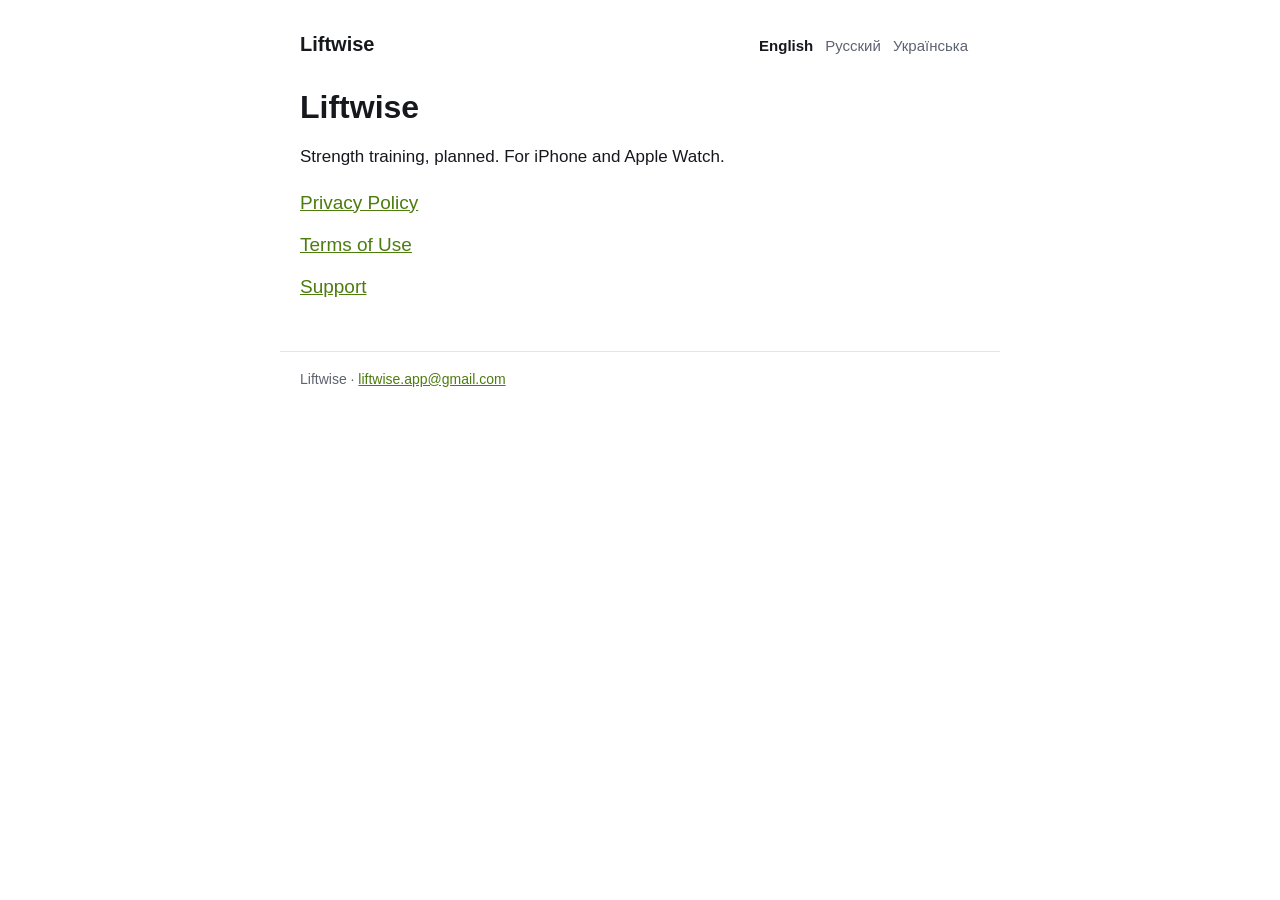
<file: index.html>
<!doctype html>
<html lang="en">
<head>
<meta charset="utf-8">
<meta name="viewport" content="width=device-width, initial-scale=1">
<title>Liftwise</title>
<link rel="stylesheet" href="style.css">
<script>
(function(){var l=(navigator.language||"en").slice(0,2);location.replace((l==="ru"||l==="uk"?l:"en")+"/");})();
</script>
</head>
<body>
<main><h1>Liftwise</h1><ul class="pages">
<li><a href="en/" lang="en">English</a></li><li><a href="ru/" lang="ru">Русский</a></li><li><a href="uk/" lang="uk">Українська</a></li>
</ul></main>
</body>
</html>
</file>
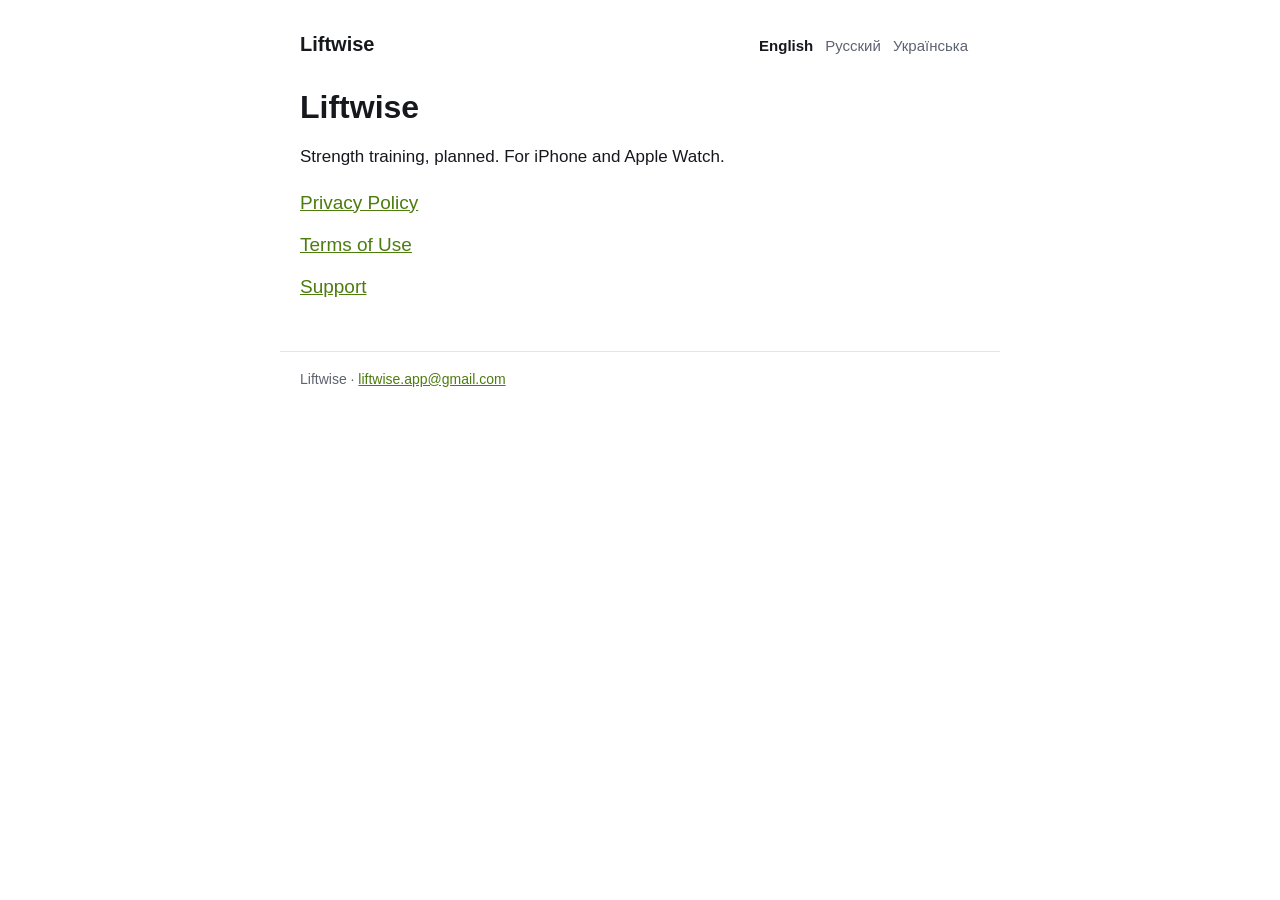
<file: en/index.html>
<!doctype html>
<html lang="en">
<head>
<meta charset="utf-8">
<meta name="viewport" content="width=device-width, initial-scale=1">
<title>Liftwise</title>
<link rel="stylesheet" href="../style.css">
</head>
<body>
<header><span class="brand">Liftwise</span><div class="langs"><a href="../en/" hreflang="en" lang="en" aria-current=true>English</a><a href="../ru/" hreflang="ru" lang="ru">Русский</a><a href="../uk/" hreflang="uk" lang="uk">Українська</a></div></header>
<main>
<h1>Liftwise</h1>
<p>Strength training, planned. For iPhone and Apple Watch.</p>
<ul class="pages"><li><a href="privacy/">Privacy Policy</a></li><li><a href="terms/">Terms of Use</a></li><li><a href="support/">Support</a></li></ul>
</main>
<footer>Liftwise · <a href="mailto:liftwise.app@gmail.com">liftwise.app@gmail.com</a></footer>
</body>
</html>
</file>
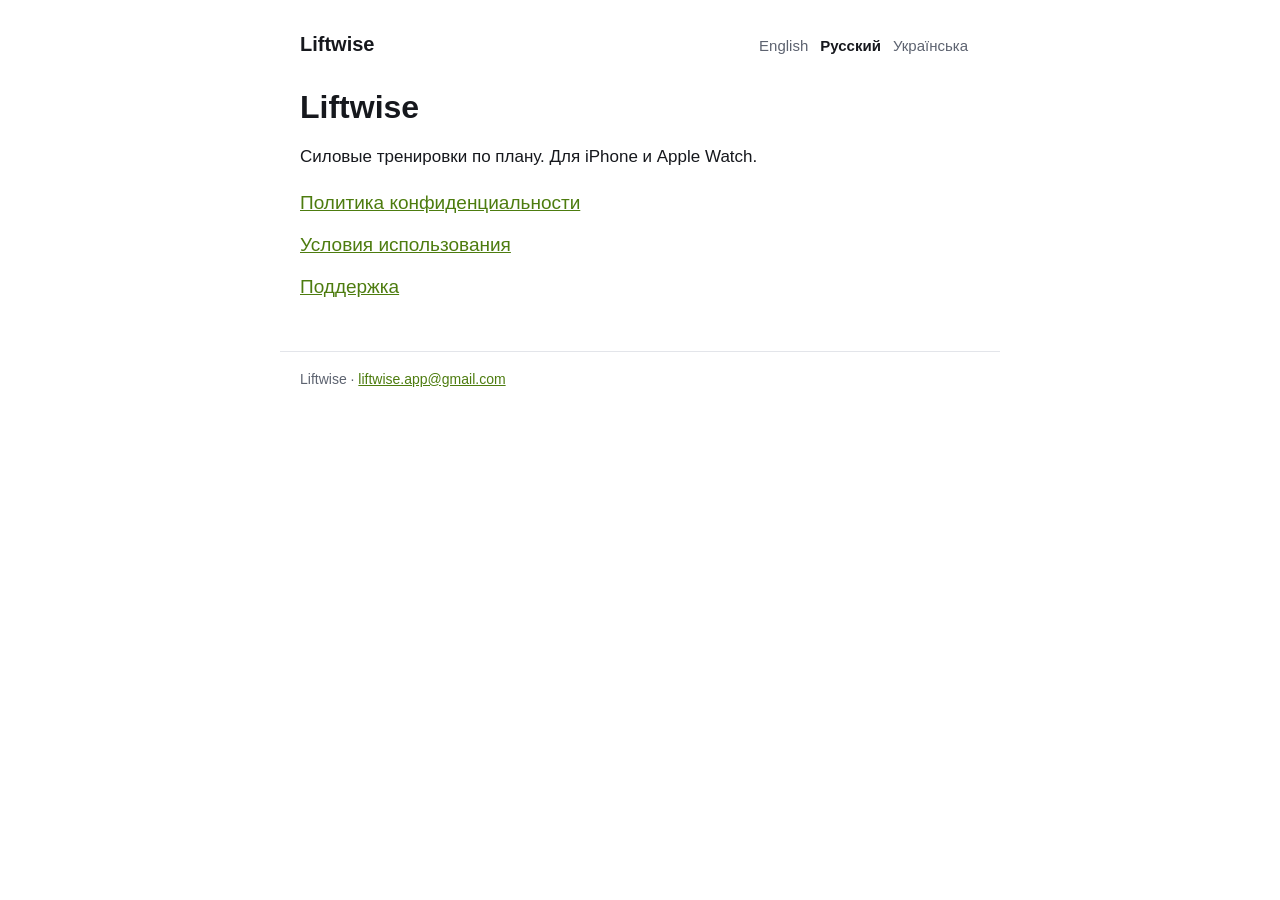
<file: ru/index.html>
<!doctype html>
<html lang="ru">
<head>
<meta charset="utf-8">
<meta name="viewport" content="width=device-width, initial-scale=1">
<title>Liftwise</title>
<link rel="stylesheet" href="../style.css">
</head>
<body>
<header><span class="brand">Liftwise</span><div class="langs"><a href="../en/" hreflang="en" lang="en">English</a><a href="../ru/" hreflang="ru" lang="ru" aria-current=true>Русский</a><a href="../uk/" hreflang="uk" lang="uk">Українська</a></div></header>
<main>
<h1>Liftwise</h1>
<p>Силовые тренировки по плану. Для iPhone и Apple Watch.</p>
<ul class="pages"><li><a href="privacy/">Политика конфиденциальности</a></li><li><a href="terms/">Условия использования</a></li><li><a href="support/">Поддержка</a></li></ul>
</main>
<footer>Liftwise · <a href="mailto:liftwise.app@gmail.com">liftwise.app@gmail.com</a></footer>
</body>
</html>
</file>
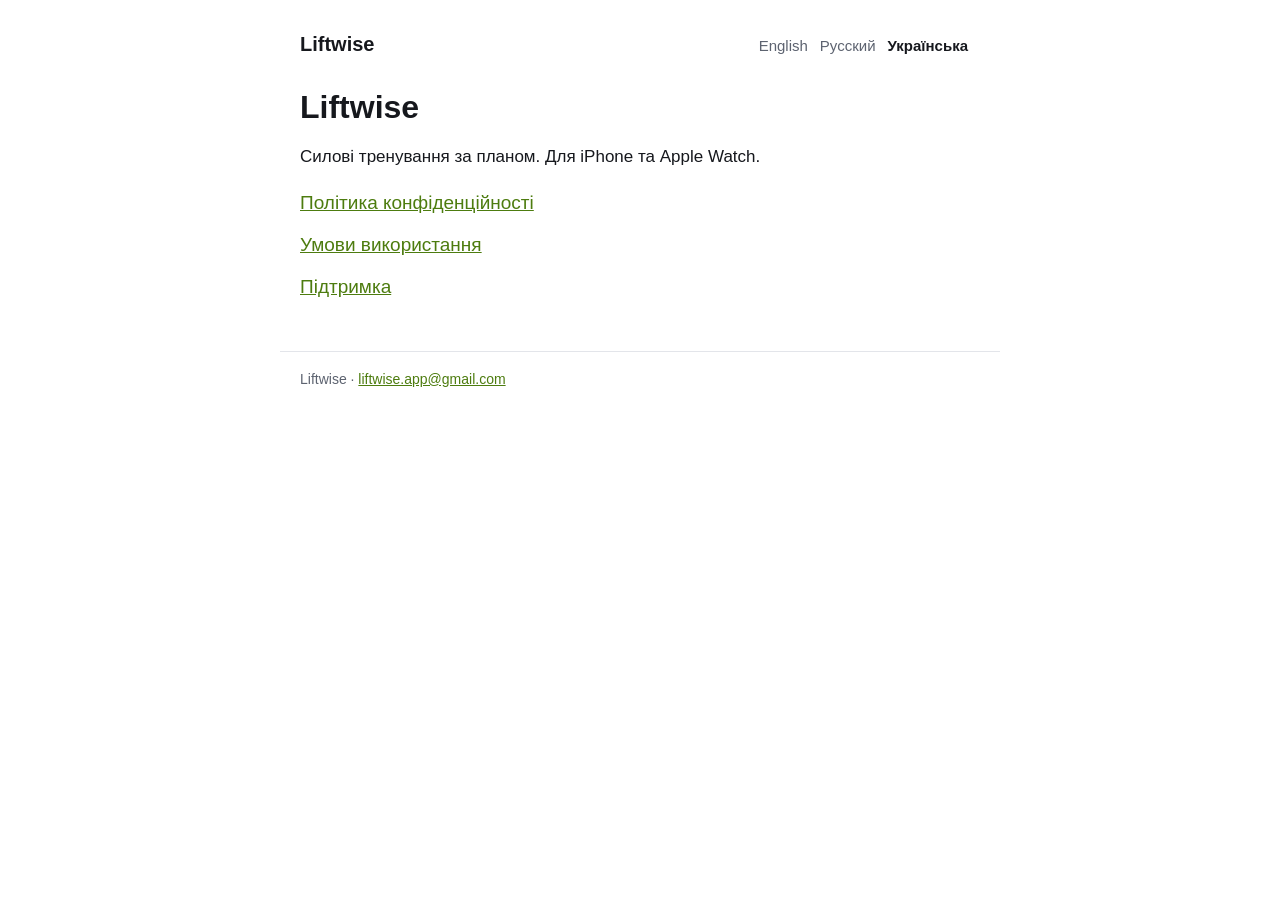
<file: uk/index.html>
<!doctype html>
<html lang="uk">
<head>
<meta charset="utf-8">
<meta name="viewport" content="width=device-width, initial-scale=1">
<title>Liftwise</title>
<link rel="stylesheet" href="../style.css">
</head>
<body>
<header><span class="brand">Liftwise</span><div class="langs"><a href="../en/" hreflang="en" lang="en">English</a><a href="../ru/" hreflang="ru" lang="ru">Русский</a><a href="../uk/" hreflang="uk" lang="uk" aria-current=true>Українська</a></div></header>
<main>
<h1>Liftwise</h1>
<p>Силові тренування за планом. Для iPhone та Apple Watch.</p>
<ul class="pages"><li><a href="privacy/">Політика конфіденційності</a></li><li><a href="terms/">Умови використання</a></li><li><a href="support/">Підтримка</a></li></ul>
</main>
<footer>Liftwise · <a href="mailto:liftwise.app@gmail.com">liftwise.app@gmail.com</a></footer>
</body>
</html>
</file>
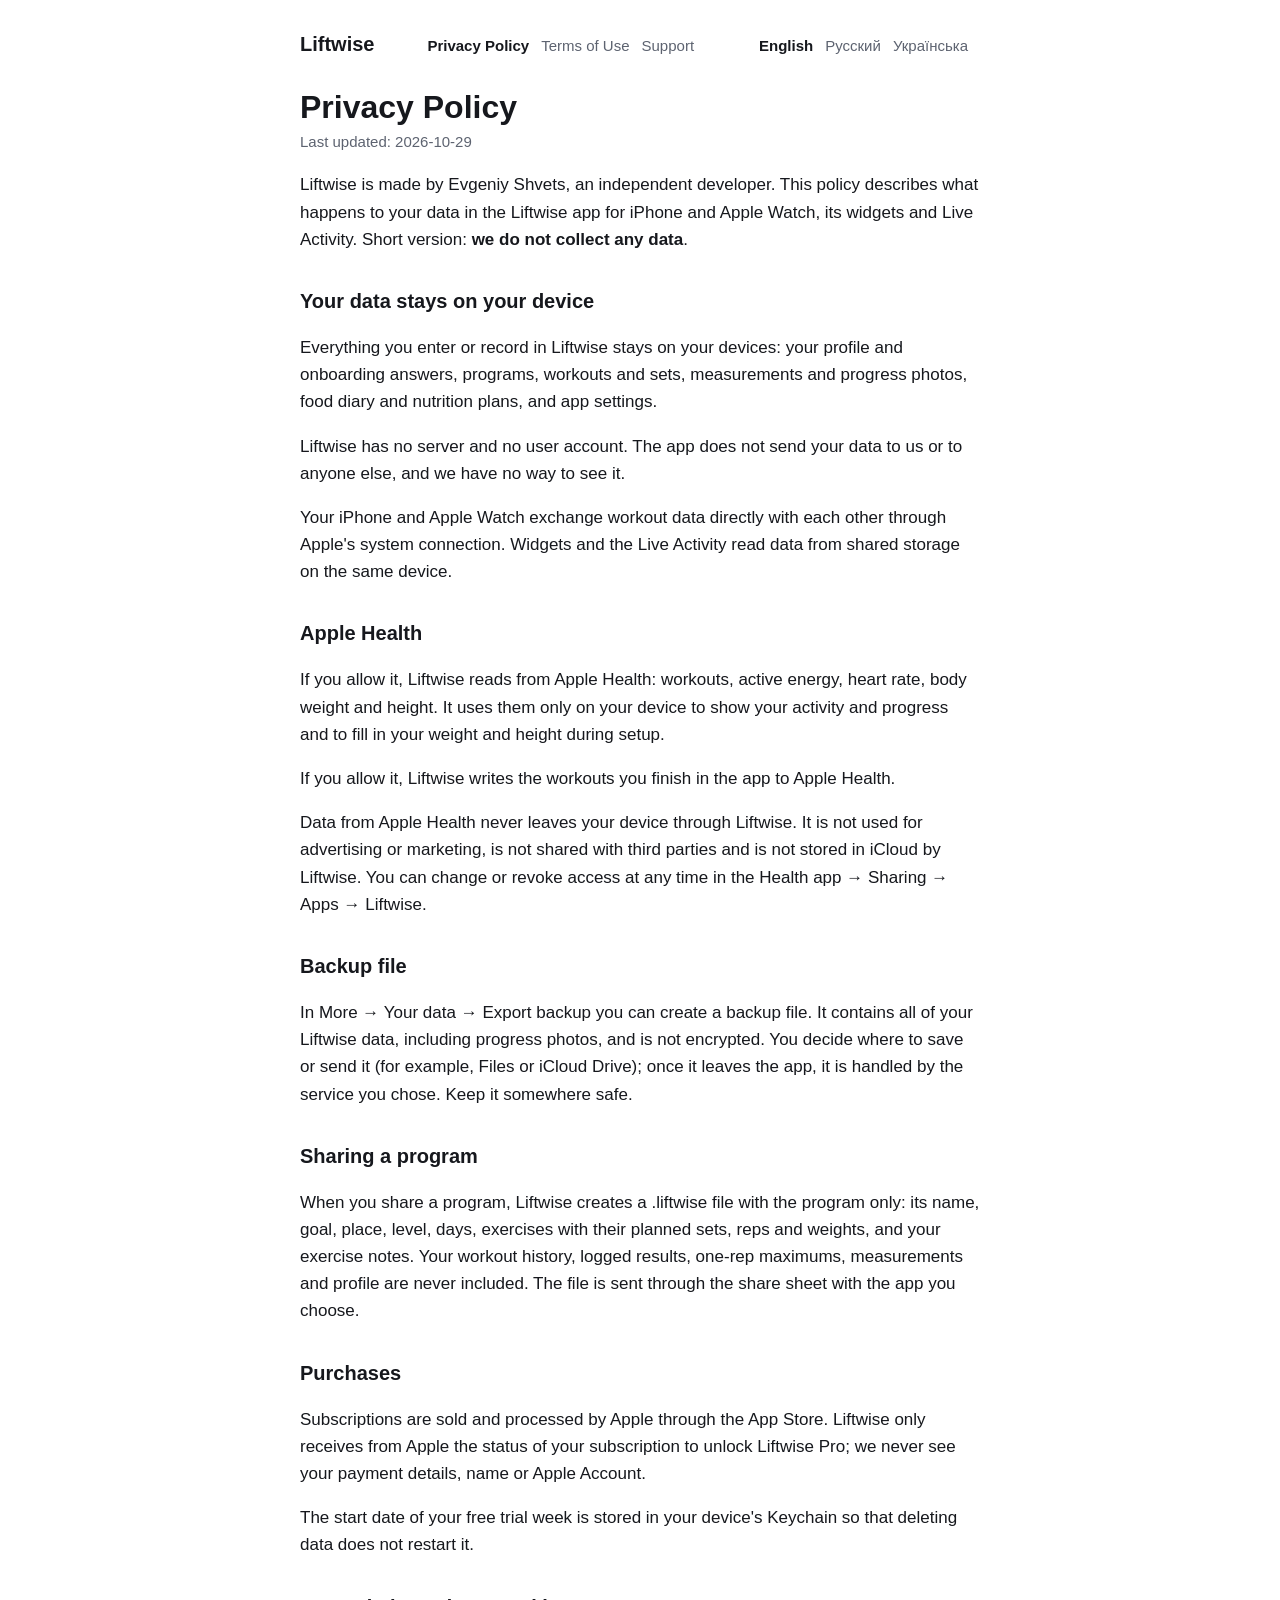
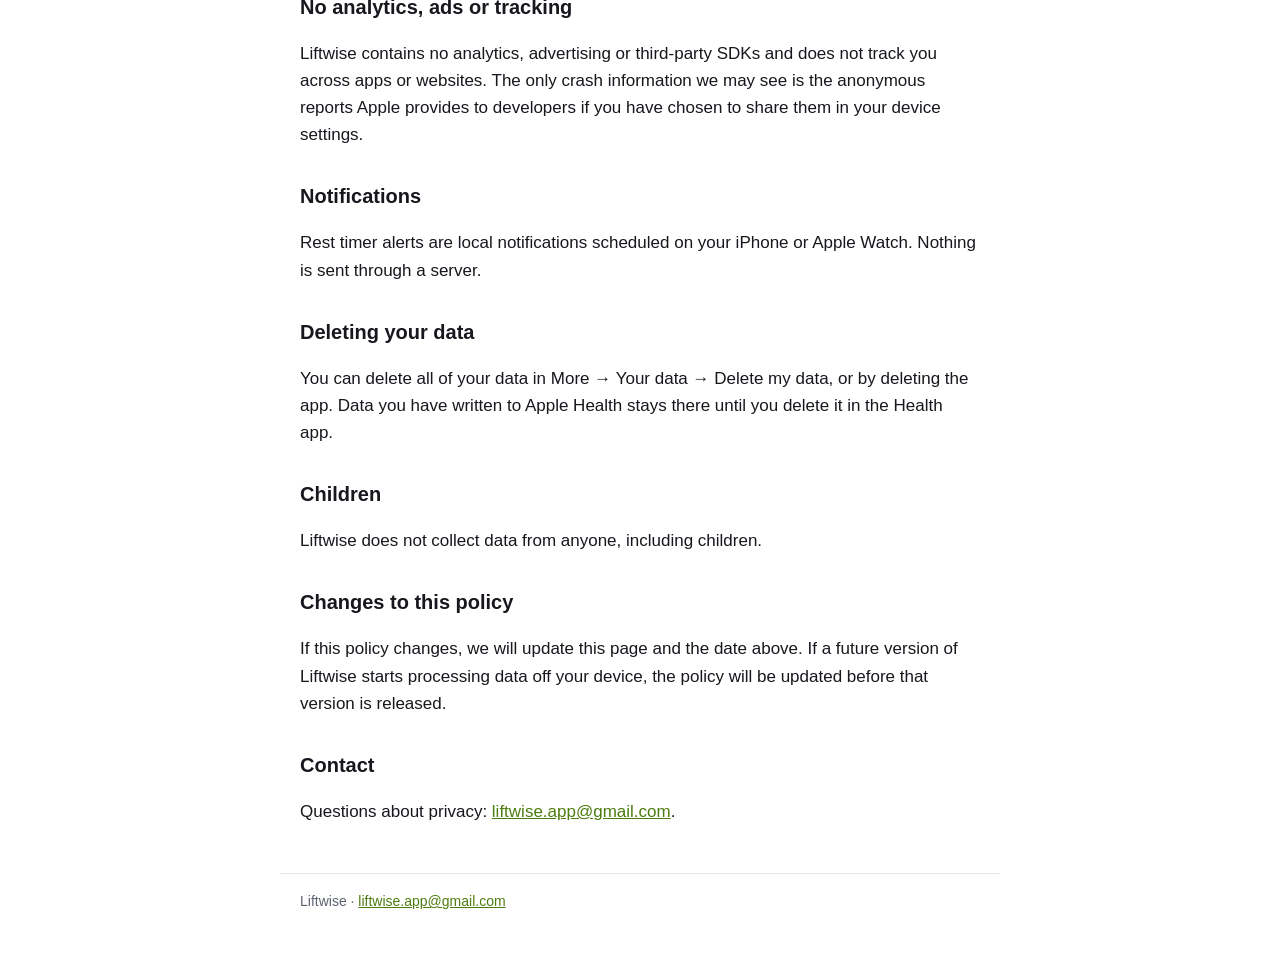
<file: en/privacy/index.html>
<!doctype html>
<html lang="en">
<head>
<meta charset="utf-8">
<meta name="viewport" content="width=device-width, initial-scale=1">
<title>Privacy Policy — Liftwise</title>
<link rel="alternate" hreflang="en" href="https://evgeniyshvetss.github.io/liftwise/en/privacy/"><link rel="alternate" hreflang="ru" href="https://evgeniyshvetss.github.io/liftwise/ru/privacy/"><link rel="alternate" hreflang="uk" href="https://evgeniyshvetss.github.io/liftwise/uk/privacy/">
<link rel="stylesheet" href="../../style.css">
</head>
<body>
<header><a class="brand" href="../">Liftwise</a><nav><a href="../privacy/" aria-current=page>Privacy Policy</a><a href="../terms/">Terms of Use</a><a href="../support/">Support</a></nav><div class="langs"><a href="../../en/privacy/" hreflang="en" lang="en" aria-current=true>English</a><a href="../../ru/privacy/" hreflang="ru" lang="ru">Русский</a><a href="../../uk/privacy/" hreflang="uk" lang="uk">Українська</a></div></header>
<main>
<h1>Privacy Policy</h1>
<p class="updated">Last updated: 2026-10-29</p>
<p>Liftwise is made by Evgeniy Shvets, an independent developer. This policy describes what happens to your data in the Liftwise app for iPhone and Apple Watch, its widgets and Live Activity. Short version: <strong>we do not collect any data</strong>.</p>
<h2>Your data stays on your device</h2>
<p>Everything you enter or record in Liftwise stays on your devices: your profile and onboarding answers, programs, workouts and sets, measurements and progress photos, food diary and nutrition plans, and app settings.</p>
<p>Liftwise has no server and no user account. The app does not send your data to us or to anyone else, and we have no way to see it.</p>
<p>Your iPhone and Apple Watch exchange workout data directly with each other through Apple's system connection. Widgets and the Live Activity read data from shared storage on the same device.</p>
<h2>Apple Health</h2>
<p>If you allow it, Liftwise reads from Apple Health: workouts, active energy, heart rate, body weight and height. It uses them only on your device to show your activity and progress and to fill in your weight and height during setup.</p>
<p>If you allow it, Liftwise writes the workouts you finish in the app to Apple Health.</p>
<p>Data from Apple Health never leaves your device through Liftwise. It is not used for advertising or marketing, is not shared with third parties and is not stored in iCloud by Liftwise. You can change or revoke access at any time in the Health app → Sharing → Apps → Liftwise.</p>
<h2>Backup file</h2>
<p>In More → Your data → Export backup you can create a backup file. It contains all of your Liftwise data, including progress photos, and is not encrypted. You decide where to save or send it (for example, Files or iCloud Drive); once it leaves the app, it is handled by the service you chose. Keep it somewhere safe.</p>
<h2>Sharing a program</h2>
<p>When you share a program, Liftwise creates a .liftwise file with the program only: its name, goal, place, level, days, exercises with their planned sets, reps and weights, and your exercise notes. Your workout history, logged results, one-rep maximums, measurements and profile are never included. The file is sent through the share sheet with the app you choose.</p>
<h2>Purchases</h2>
<p>Subscriptions are sold and processed by Apple through the App Store. Liftwise only receives from Apple the status of your subscription to unlock Liftwise Pro; we never see your payment details, name or Apple Account.</p>
<p>The start date of your free trial week is stored in your device's Keychain so that deleting data does not restart it.</p>
<h2>No analytics, ads or tracking</h2>
<p>Liftwise contains no analytics, advertising or third-party SDKs and does not track you across apps or websites. The only crash information we may see is the anonymous reports Apple provides to developers if you have chosen to share them in your device settings.</p>
<h2>Notifications</h2>
<p>Rest timer alerts are local notifications scheduled on your iPhone or Apple Watch. Nothing is sent through a server.</p>
<h2>Deleting your data</h2>
<p>You can delete all of your data in More → Your data → Delete my data, or by deleting the app. Data you have written to Apple Health stays there until you delete it in the Health app.</p>
<h2>Children</h2>
<p>Liftwise does not collect data from anyone, including children.</p>
<h2>Changes to this policy</h2>
<p>If this policy changes, we will update this page and the date above. If a future version of Liftwise starts processing data off your device, the policy will be updated before that version is released.</p>
<h2>Contact</h2>
<p>Questions about privacy: <a href="mailto:liftwise.app@gmail.com">liftwise.app@gmail.com</a>.</p>
</main>
<footer>Liftwise · <a href="mailto:liftwise.app@gmail.com">liftwise.app@gmail.com</a></footer>
</body>
</html>
</file>
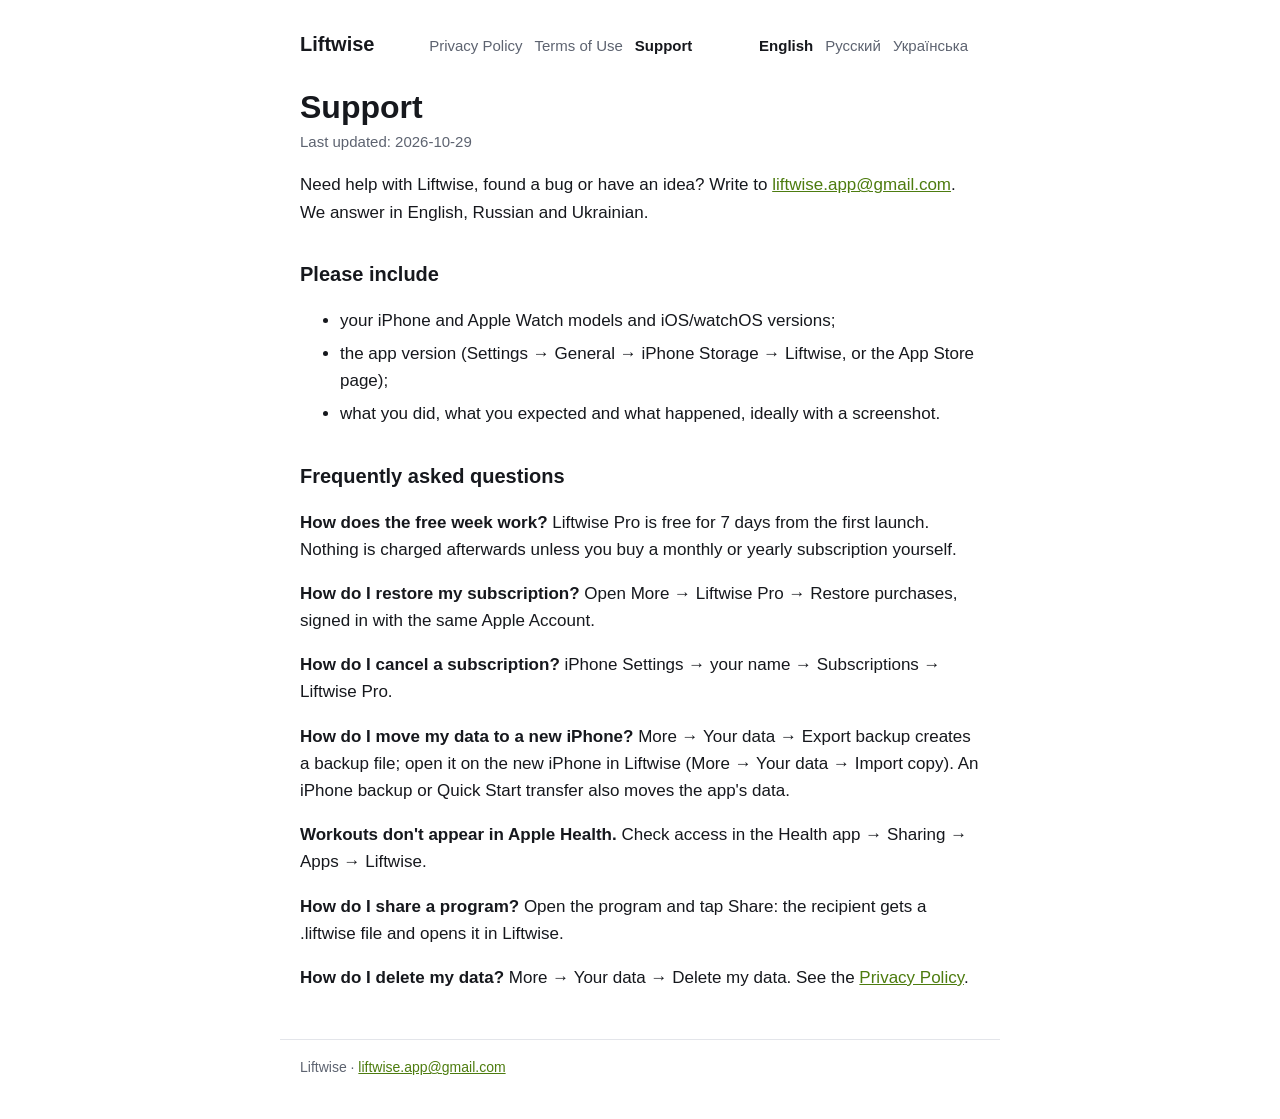
<file: en/support/index.html>
<!doctype html>
<html lang="en">
<head>
<meta charset="utf-8">
<meta name="viewport" content="width=device-width, initial-scale=1">
<title>Support — Liftwise</title>
<link rel="alternate" hreflang="en" href="https://evgeniyshvetss.github.io/liftwise/en/support/"><link rel="alternate" hreflang="ru" href="https://evgeniyshvetss.github.io/liftwise/ru/support/"><link rel="alternate" hreflang="uk" href="https://evgeniyshvetss.github.io/liftwise/uk/support/">
<link rel="stylesheet" href="../../style.css">
</head>
<body>
<header><a class="brand" href="../">Liftwise</a><nav><a href="../privacy/">Privacy Policy</a><a href="../terms/">Terms of Use</a><a href="../support/" aria-current=page>Support</a></nav><div class="langs"><a href="../../en/support/" hreflang="en" lang="en" aria-current=true>English</a><a href="../../ru/support/" hreflang="ru" lang="ru">Русский</a><a href="../../uk/support/" hreflang="uk" lang="uk">Українська</a></div></header>
<main>
<h1>Support</h1>
<p class="updated">Last updated: 2026-10-29</p>
<p>Need help with Liftwise, found a bug or have an idea? Write to <a href="mailto:liftwise.app@gmail.com">liftwise.app@gmail.com</a>. We answer in English, Russian and Ukrainian.</p>
<h2>Please include</h2>
<ul><li>your iPhone and Apple Watch models and iOS/watchOS versions;</li><li>the app version (Settings → General → iPhone Storage → Liftwise, or the App Store page);</li><li>what you did, what you expected and what happened, ideally with a screenshot.</li></ul>
<h2>Frequently asked questions</h2>
<p><strong>How does the free week work?</strong> Liftwise Pro is free for 7 days from the first launch. Nothing is charged afterwards unless you buy a monthly or yearly subscription yourself.</p>
<p><strong>How do I restore my subscription?</strong> Open More → Liftwise Pro → Restore purchases, signed in with the same Apple Account.</p>
<p><strong>How do I cancel a subscription?</strong> iPhone Settings → your name → Subscriptions → Liftwise Pro.</p>
<p><strong>How do I move my data to a new iPhone?</strong> More → Your data → Export backup creates a backup file; open it on the new iPhone in Liftwise (More → Your data → Import copy). An iPhone backup or Quick Start transfer also moves the app's data.</p>
<p><strong>Workouts don't appear in Apple Health.</strong> Check access in the Health app → Sharing → Apps → Liftwise.</p>
<p><strong>How do I share a program?</strong> Open the program and tap Share: the recipient gets a .liftwise file and opens it in Liftwise.</p>
<p><strong>How do I delete my data?</strong> More → Your data → Delete my data. See the <a href="../privacy/">Privacy Policy</a>.</p>
</main>
<footer>Liftwise · <a href="mailto:liftwise.app@gmail.com">liftwise.app@gmail.com</a></footer>
</body>
</html>
</file>
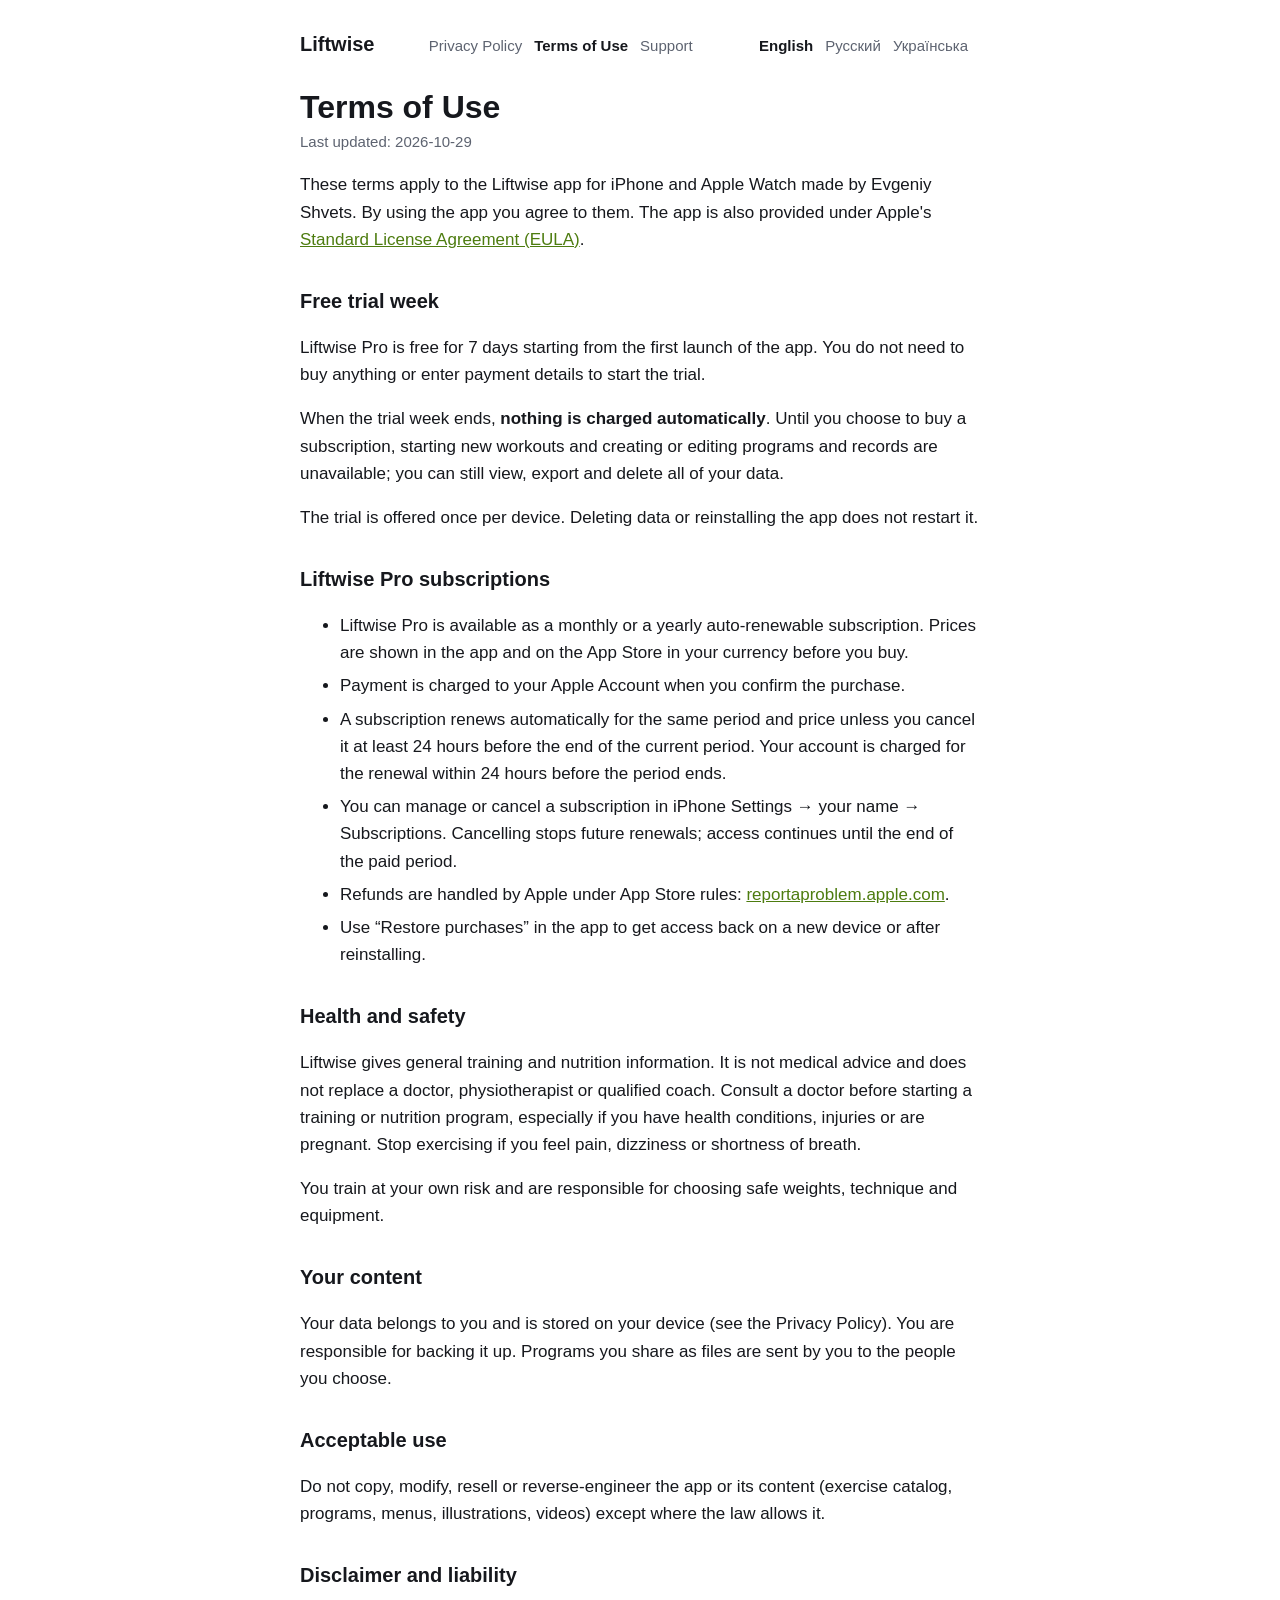
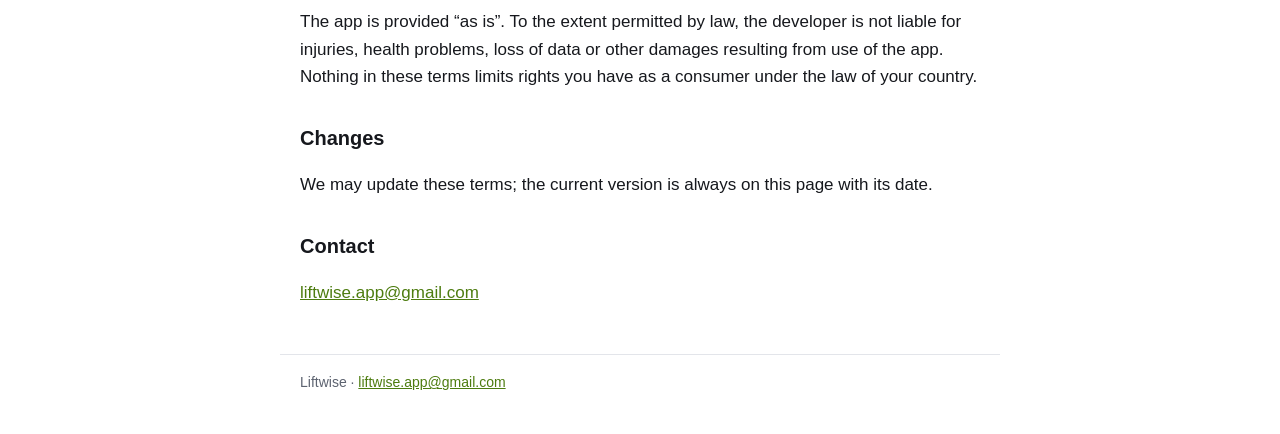
<file: en/terms/index.html>
<!doctype html>
<html lang="en">
<head>
<meta charset="utf-8">
<meta name="viewport" content="width=device-width, initial-scale=1">
<title>Terms of Use — Liftwise</title>
<link rel="alternate" hreflang="en" href="https://evgeniyshvetss.github.io/liftwise/en/terms/"><link rel="alternate" hreflang="ru" href="https://evgeniyshvetss.github.io/liftwise/ru/terms/"><link rel="alternate" hreflang="uk" href="https://evgeniyshvetss.github.io/liftwise/uk/terms/">
<link rel="stylesheet" href="../../style.css">
</head>
<body>
<header><a class="brand" href="../">Liftwise</a><nav><a href="../privacy/">Privacy Policy</a><a href="../terms/" aria-current=page>Terms of Use</a><a href="../support/">Support</a></nav><div class="langs"><a href="../../en/terms/" hreflang="en" lang="en" aria-current=true>English</a><a href="../../ru/terms/" hreflang="ru" lang="ru">Русский</a><a href="../../uk/terms/" hreflang="uk" lang="uk">Українська</a></div></header>
<main>
<h1>Terms of Use</h1>
<p class="updated">Last updated: 2026-10-29</p>
<p>These terms apply to the Liftwise app for iPhone and Apple Watch made by Evgeniy Shvets. By using the app you agree to them. The app is also provided under Apple's <a href="https://www.apple.com/legal/internet-services/itunes/dev/stdeula/">Standard License Agreement (EULA)</a>.</p>
<h2>Free trial week</h2>
<p>Liftwise Pro is free for 7 days starting from the first launch of the app. You do not need to buy anything or enter payment details to start the trial.</p>
<p>When the trial week ends, <strong>nothing is charged automatically</strong>. Until you choose to buy a subscription, starting new workouts and creating or editing programs and records are unavailable; you can still view, export and delete all of your data.</p>
<p>The trial is offered once per device. Deleting data or reinstalling the app does not restart it.</p>
<h2>Liftwise Pro subscriptions</h2>
<ul><li>Liftwise Pro is available as a monthly or a yearly auto-renewable subscription. Prices are shown in the app and on the App Store in your currency before you buy.</li><li>Payment is charged to your Apple Account when you confirm the purchase.</li><li>A subscription renews automatically for the same period and price unless you cancel it at least 24 hours before the end of the current period. Your account is charged for the renewal within 24 hours before the period ends.</li><li>You can manage or cancel a subscription in iPhone Settings → your name → Subscriptions. Cancelling stops future renewals; access continues until the end of the paid period.</li><li>Refunds are handled by Apple under App Store rules: <a href="https://reportaproblem.apple.com">reportaproblem.apple.com</a>.</li><li>Use “Restore purchases” in the app to get access back on a new device or after reinstalling.</li></ul>
<h2>Health and safety</h2>
<p>Liftwise gives general training and nutrition information. It is not medical advice and does not replace a doctor, physiotherapist or qualified coach. Consult a doctor before starting a training or nutrition program, especially if you have health conditions, injuries or are pregnant. Stop exercising if you feel pain, dizziness or shortness of breath.</p>
<p>You train at your own risk and are responsible for choosing safe weights, technique and equipment.</p>
<h2>Your content</h2>
<p>Your data belongs to you and is stored on your device (see the Privacy Policy). You are responsible for backing it up. Programs you share as files are sent by you to the people you choose.</p>
<h2>Acceptable use</h2>
<p>Do not copy, modify, resell or reverse-engineer the app or its content (exercise catalog, programs, menus, illustrations, videos) except where the law allows it.</p>
<h2>Disclaimer and liability</h2>
<p>The app is provided “as is”. To the extent permitted by law, the developer is not liable for injuries, health problems, loss of data or other damages resulting from use of the app. Nothing in these terms limits rights you have as a consumer under the law of your country.</p>
<h2>Changes</h2>
<p>We may update these terms; the current version is always on this page with its date.</p>
<h2>Contact</h2>
<p><a href="mailto:liftwise.app@gmail.com">liftwise.app@gmail.com</a></p>
</main>
<footer>Liftwise · <a href="mailto:liftwise.app@gmail.com">liftwise.app@gmail.com</a></footer>
</body>
</html>
</file>
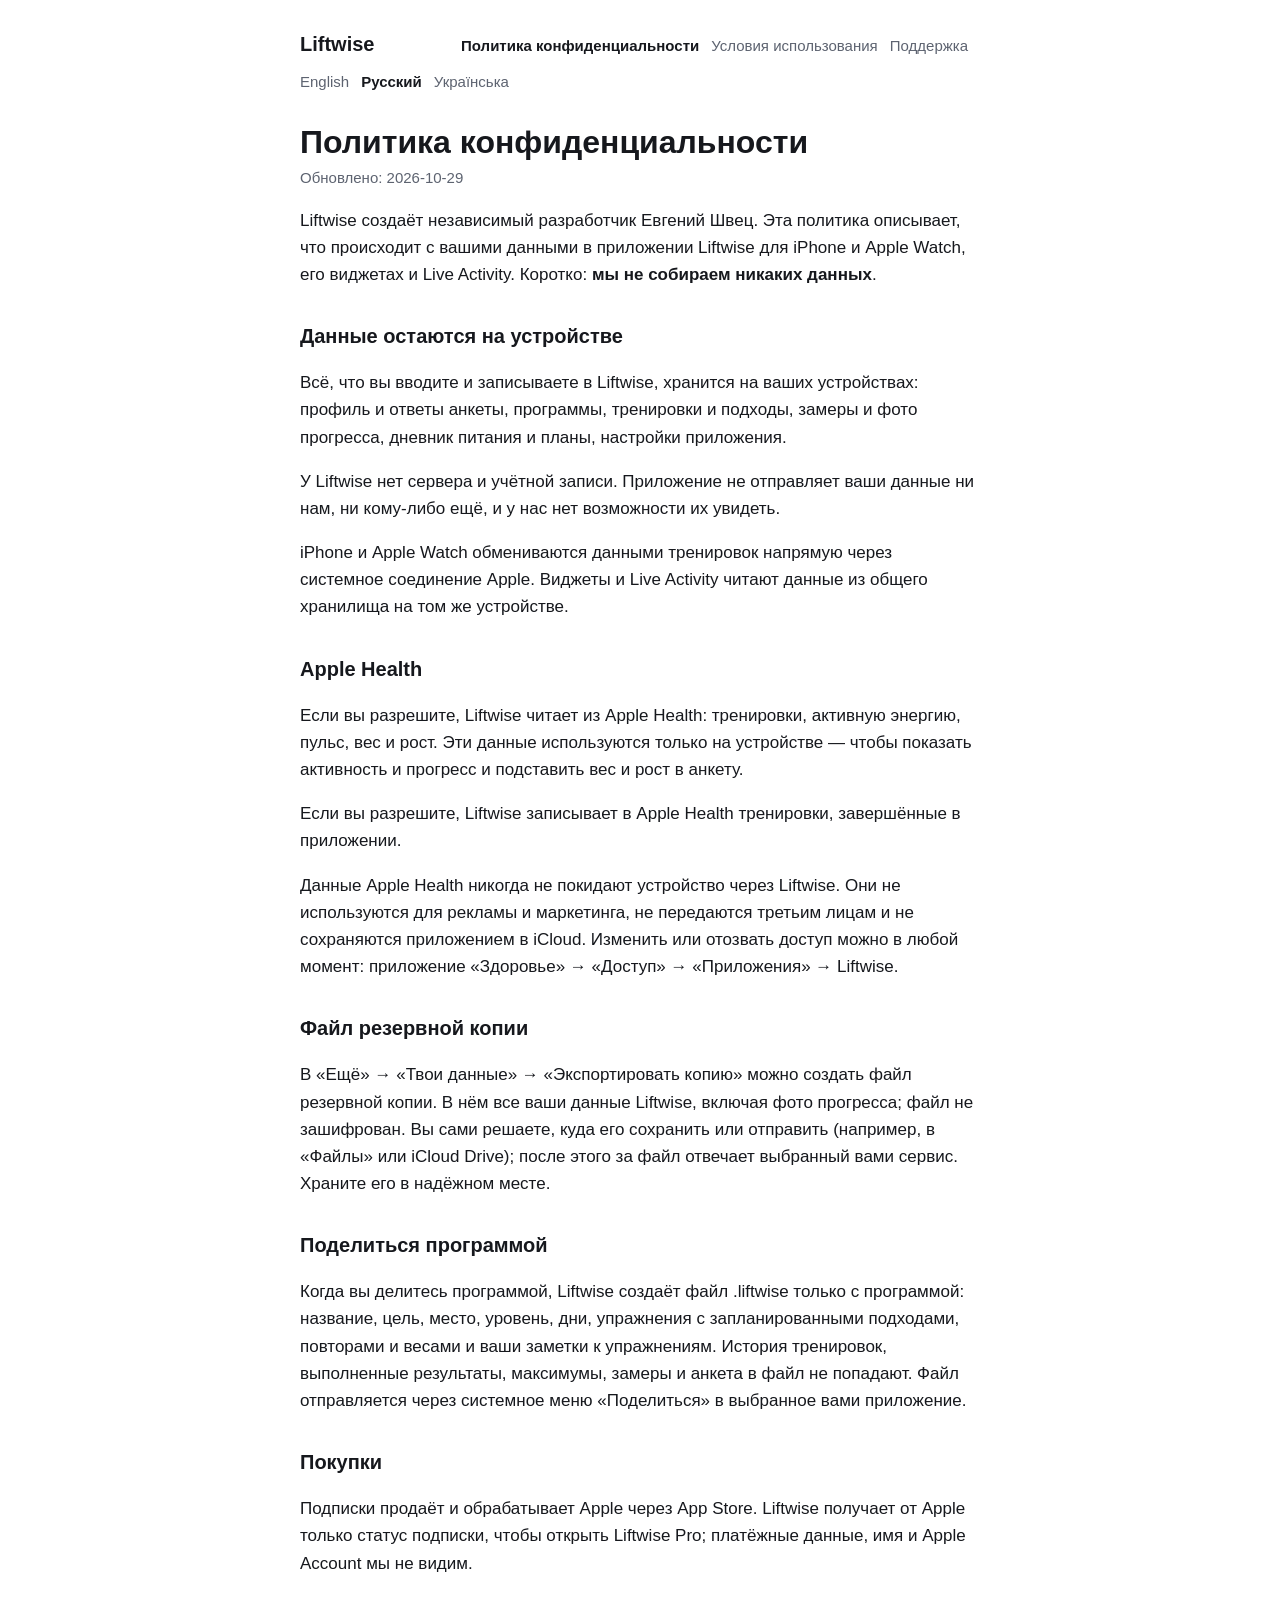
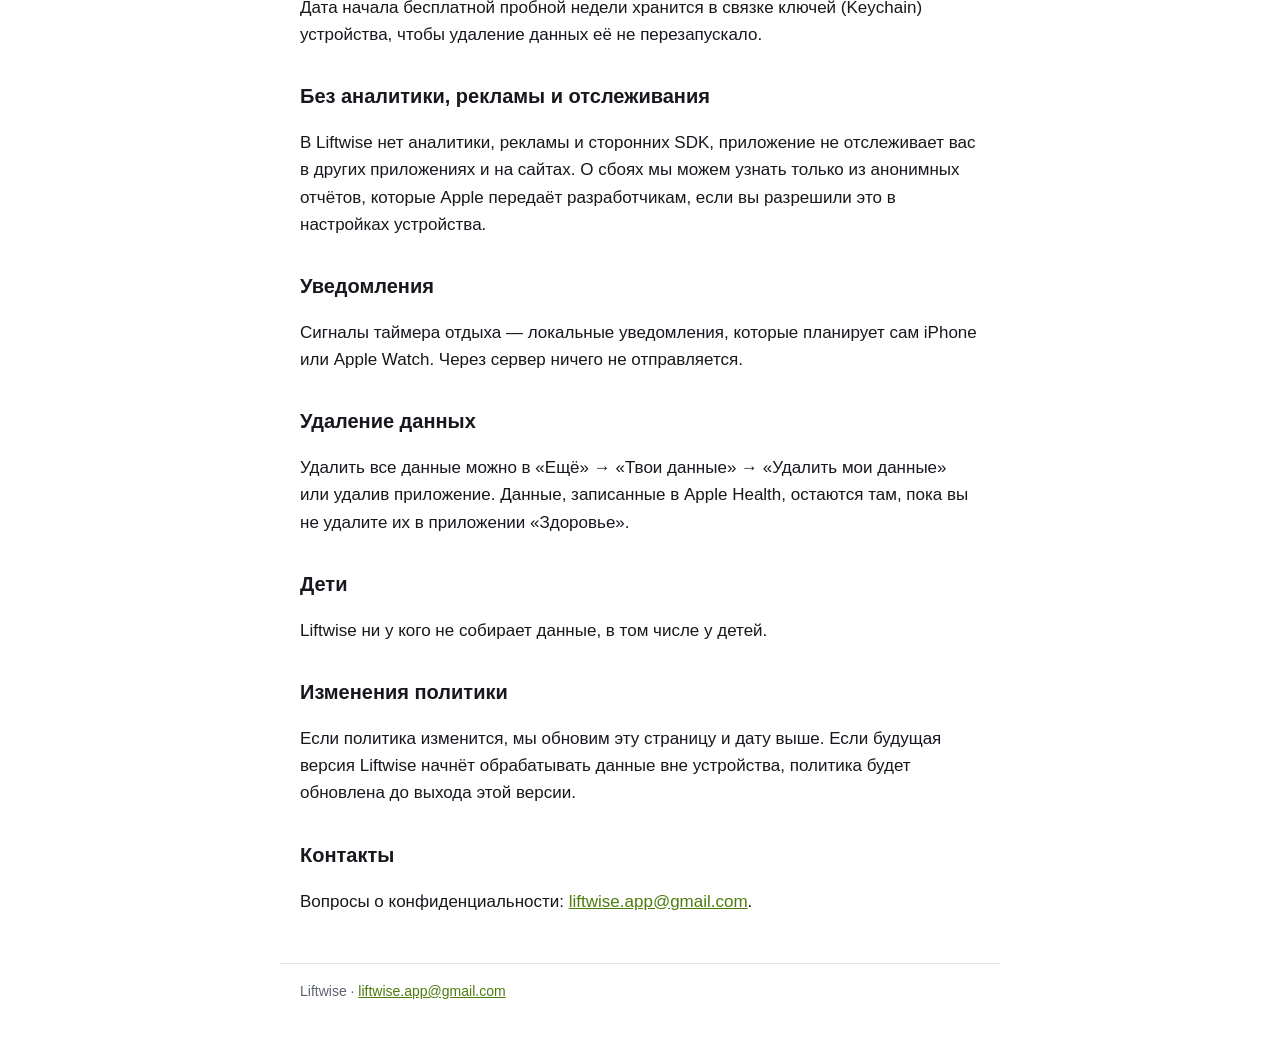
<file: ru/privacy/index.html>
<!doctype html>
<html lang="ru">
<head>
<meta charset="utf-8">
<meta name="viewport" content="width=device-width, initial-scale=1">
<title>Политика конфиденциальности — Liftwise</title>
<link rel="alternate" hreflang="en" href="https://evgeniyshvetss.github.io/liftwise/en/privacy/"><link rel="alternate" hreflang="ru" href="https://evgeniyshvetss.github.io/liftwise/ru/privacy/"><link rel="alternate" hreflang="uk" href="https://evgeniyshvetss.github.io/liftwise/uk/privacy/">
<link rel="stylesheet" href="../../style.css">
</head>
<body>
<header><a class="brand" href="../">Liftwise</a><nav><a href="../privacy/" aria-current=page>Политика конфиденциальности</a><a href="../terms/">Условия использования</a><a href="../support/">Поддержка</a></nav><div class="langs"><a href="../../en/privacy/" hreflang="en" lang="en">English</a><a href="../../ru/privacy/" hreflang="ru" lang="ru" aria-current=true>Русский</a><a href="../../uk/privacy/" hreflang="uk" lang="uk">Українська</a></div></header>
<main>
<h1>Политика конфиденциальности</h1>
<p class="updated">Обновлено: 2026-10-29</p>
<p>Liftwise создаёт независимый разработчик Евгений Швец. Эта политика описывает, что происходит с вашими данными в приложении Liftwise для iPhone и Apple Watch, его виджетах и Live Activity. Коротко: <strong>мы не собираем никаких данных</strong>.</p>
<h2>Данные остаются на устройстве</h2>
<p>Всё, что вы вводите и записываете в Liftwise, хранится на ваших устройствах: профиль и ответы анкеты, программы, тренировки и подходы, замеры и фото прогресса, дневник питания и планы, настройки приложения.</p>
<p>У Liftwise нет сервера и учётной записи. Приложение не отправляет ваши данные ни нам, ни кому-либо ещё, и у нас нет возможности их увидеть.</p>
<p>iPhone и Apple Watch обмениваются данными тренировок напрямую через системное соединение Apple. Виджеты и Live Activity читают данные из общего хранилища на том же устройстве.</p>
<h2>Apple Health</h2>
<p>Если вы разрешите, Liftwise читает из Apple Health: тренировки, активную энергию, пульс, вес и рост. Эти данные используются только на устройстве — чтобы показать активность и прогресс и подставить вес и рост в анкету.</p>
<p>Если вы разрешите, Liftwise записывает в Apple Health тренировки, завершённые в приложении.</p>
<p>Данные Apple Health никогда не покидают устройство через Liftwise. Они не используются для рекламы и маркетинга, не передаются третьим лицам и не сохраняются приложением в iCloud. Изменить или отозвать доступ можно в любой момент: приложение «Здоровье» → «Доступ» → «Приложения» → Liftwise.</p>
<h2>Файл резервной копии</h2>
<p>В «Ещё» → «Твои данные» → «Экспортировать копию» можно создать файл резервной копии. В нём все ваши данные Liftwise, включая фото прогресса; файл не зашифрован. Вы сами решаете, куда его сохранить или отправить (например, в «Файлы» или iCloud Drive); после этого за файл отвечает выбранный вами сервис. Храните его в надёжном месте.</p>
<h2>Поделиться программой</h2>
<p>Когда вы делитесь программой, Liftwise создаёт файл .liftwise только с программой: название, цель, место, уровень, дни, упражнения с запланированными подходами, повторами и весами и ваши заметки к упражнениям. История тренировок, выполненные результаты, максимумы, замеры и анкета в файл не попадают. Файл отправляется через системное меню «Поделиться» в выбранное вами приложение.</p>
<h2>Покупки</h2>
<p>Подписки продаёт и обрабатывает Apple через App Store. Liftwise получает от Apple только статус подписки, чтобы открыть Liftwise Pro; платёжные данные, имя и Apple Account мы не видим.</p>
<p>Дата начала бесплатной пробной недели хранится в связке ключей (Keychain) устройства, чтобы удаление данных её не перезапускало.</p>
<h2>Без аналитики, рекламы и отслеживания</h2>
<p>В Liftwise нет аналитики, рекламы и сторонних SDK, приложение не отслеживает вас в других приложениях и на сайтах. О сбоях мы можем узнать только из анонимных отчётов, которые Apple передаёт разработчикам, если вы разрешили это в настройках устройства.</p>
<h2>Уведомления</h2>
<p>Сигналы таймера отдыха — локальные уведомления, которые планирует сам iPhone или Apple Watch. Через сервер ничего не отправляется.</p>
<h2>Удаление данных</h2>
<p>Удалить все данные можно в «Ещё» → «Твои данные» → «Удалить мои данные» или удалив приложение. Данные, записанные в Apple Health, остаются там, пока вы не удалите их в приложении «Здоровье».</p>
<h2>Дети</h2>
<p>Liftwise ни у кого не собирает данные, в том числе у детей.</p>
<h2>Изменения политики</h2>
<p>Если политика изменится, мы обновим эту страницу и дату выше. Если будущая версия Liftwise начнёт обрабатывать данные вне устройства, политика будет обновлена до выхода этой версии.</p>
<h2>Контакты</h2>
<p>Вопросы о конфиденциальности: <a href="mailto:liftwise.app@gmail.com">liftwise.app@gmail.com</a>.</p>
</main>
<footer>Liftwise · <a href="mailto:liftwise.app@gmail.com">liftwise.app@gmail.com</a></footer>
</body>
</html>
</file>
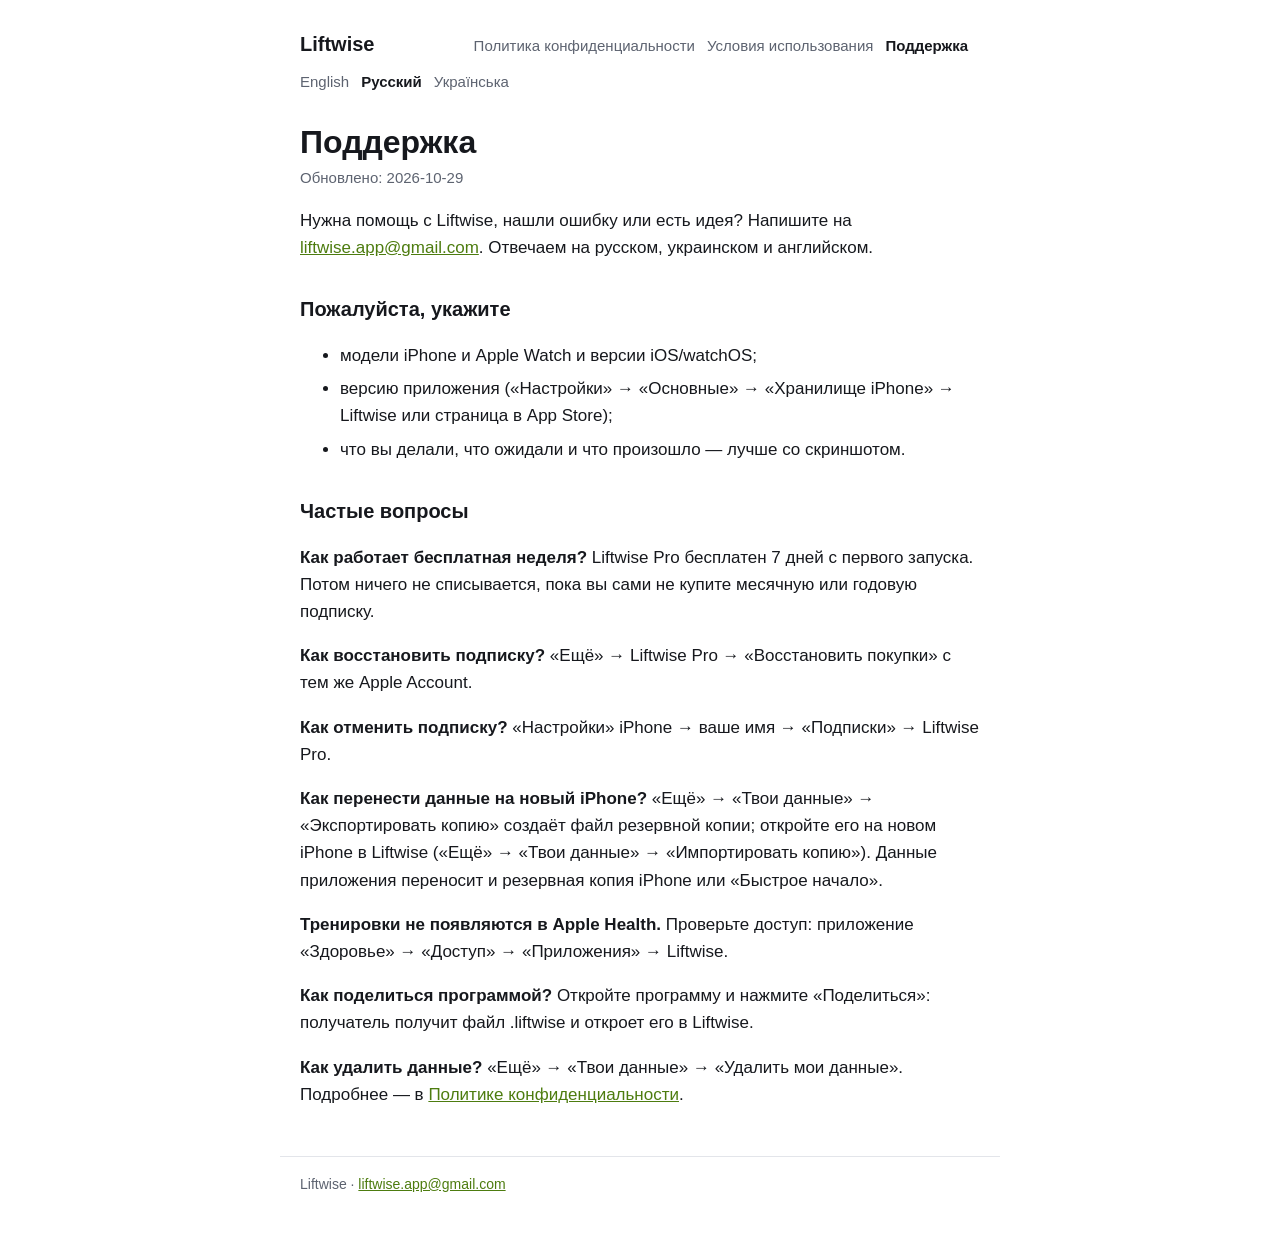
<file: ru/support/index.html>
<!doctype html>
<html lang="ru">
<head>
<meta charset="utf-8">
<meta name="viewport" content="width=device-width, initial-scale=1">
<title>Поддержка — Liftwise</title>
<link rel="alternate" hreflang="en" href="https://evgeniyshvetss.github.io/liftwise/en/support/"><link rel="alternate" hreflang="ru" href="https://evgeniyshvetss.github.io/liftwise/ru/support/"><link rel="alternate" hreflang="uk" href="https://evgeniyshvetss.github.io/liftwise/uk/support/">
<link rel="stylesheet" href="../../style.css">
</head>
<body>
<header><a class="brand" href="../">Liftwise</a><nav><a href="../privacy/">Политика конфиденциальности</a><a href="../terms/">Условия использования</a><a href="../support/" aria-current=page>Поддержка</a></nav><div class="langs"><a href="../../en/support/" hreflang="en" lang="en">English</a><a href="../../ru/support/" hreflang="ru" lang="ru" aria-current=true>Русский</a><a href="../../uk/support/" hreflang="uk" lang="uk">Українська</a></div></header>
<main>
<h1>Поддержка</h1>
<p class="updated">Обновлено: 2026-10-29</p>
<p>Нужна помощь с Liftwise, нашли ошибку или есть идея? Напишите на <a href="mailto:liftwise.app@gmail.com">liftwise.app@gmail.com</a>. Отвечаем на русском, украинском и английском.</p>
<h2>Пожалуйста, укажите</h2>
<ul><li>модели iPhone и Apple Watch и версии iOS/watchOS;</li><li>версию приложения («Настройки» → «Основные» → «Хранилище iPhone» → Liftwise или страница в App Store);</li><li>что вы делали, что ожидали и что произошло — лучше со скриншотом.</li></ul>
<h2>Частые вопросы</h2>
<p><strong>Как работает бесплатная неделя?</strong> Liftwise Pro бесплатен 7 дней с первого запуска. Потом ничего не списывается, пока вы сами не купите месячную или годовую подписку.</p>
<p><strong>Как восстановить подписку?</strong> «Ещё» → Liftwise Pro → «Восстановить покупки» с тем же Apple Account.</p>
<p><strong>Как отменить подписку?</strong> «Настройки» iPhone → ваше имя → «Подписки» → Liftwise Pro.</p>
<p><strong>Как перенести данные на новый iPhone?</strong> «Ещё» → «Твои данные» → «Экспортировать копию» создаёт файл резервной копии; откройте его на новом iPhone в Liftwise («Ещё» → «Твои данные» → «Импортировать копию»). Данные приложения переносит и резервная копия iPhone или «Быстрое начало».</p>
<p><strong>Тренировки не появляются в Apple Health.</strong> Проверьте доступ: приложение «Здоровье» → «Доступ» → «Приложения» → Liftwise.</p>
<p><strong>Как поделиться программой?</strong> Откройте программу и нажмите «Поделиться»: получатель получит файл .liftwise и откроет его в Liftwise.</p>
<p><strong>Как удалить данные?</strong> «Ещё» → «Твои данные» → «Удалить мои данные». Подробнее — в <a href="../privacy/">Политике конфиденциальности</a>.</p>
</main>
<footer>Liftwise · <a href="mailto:liftwise.app@gmail.com">liftwise.app@gmail.com</a></footer>
</body>
</html>
</file>
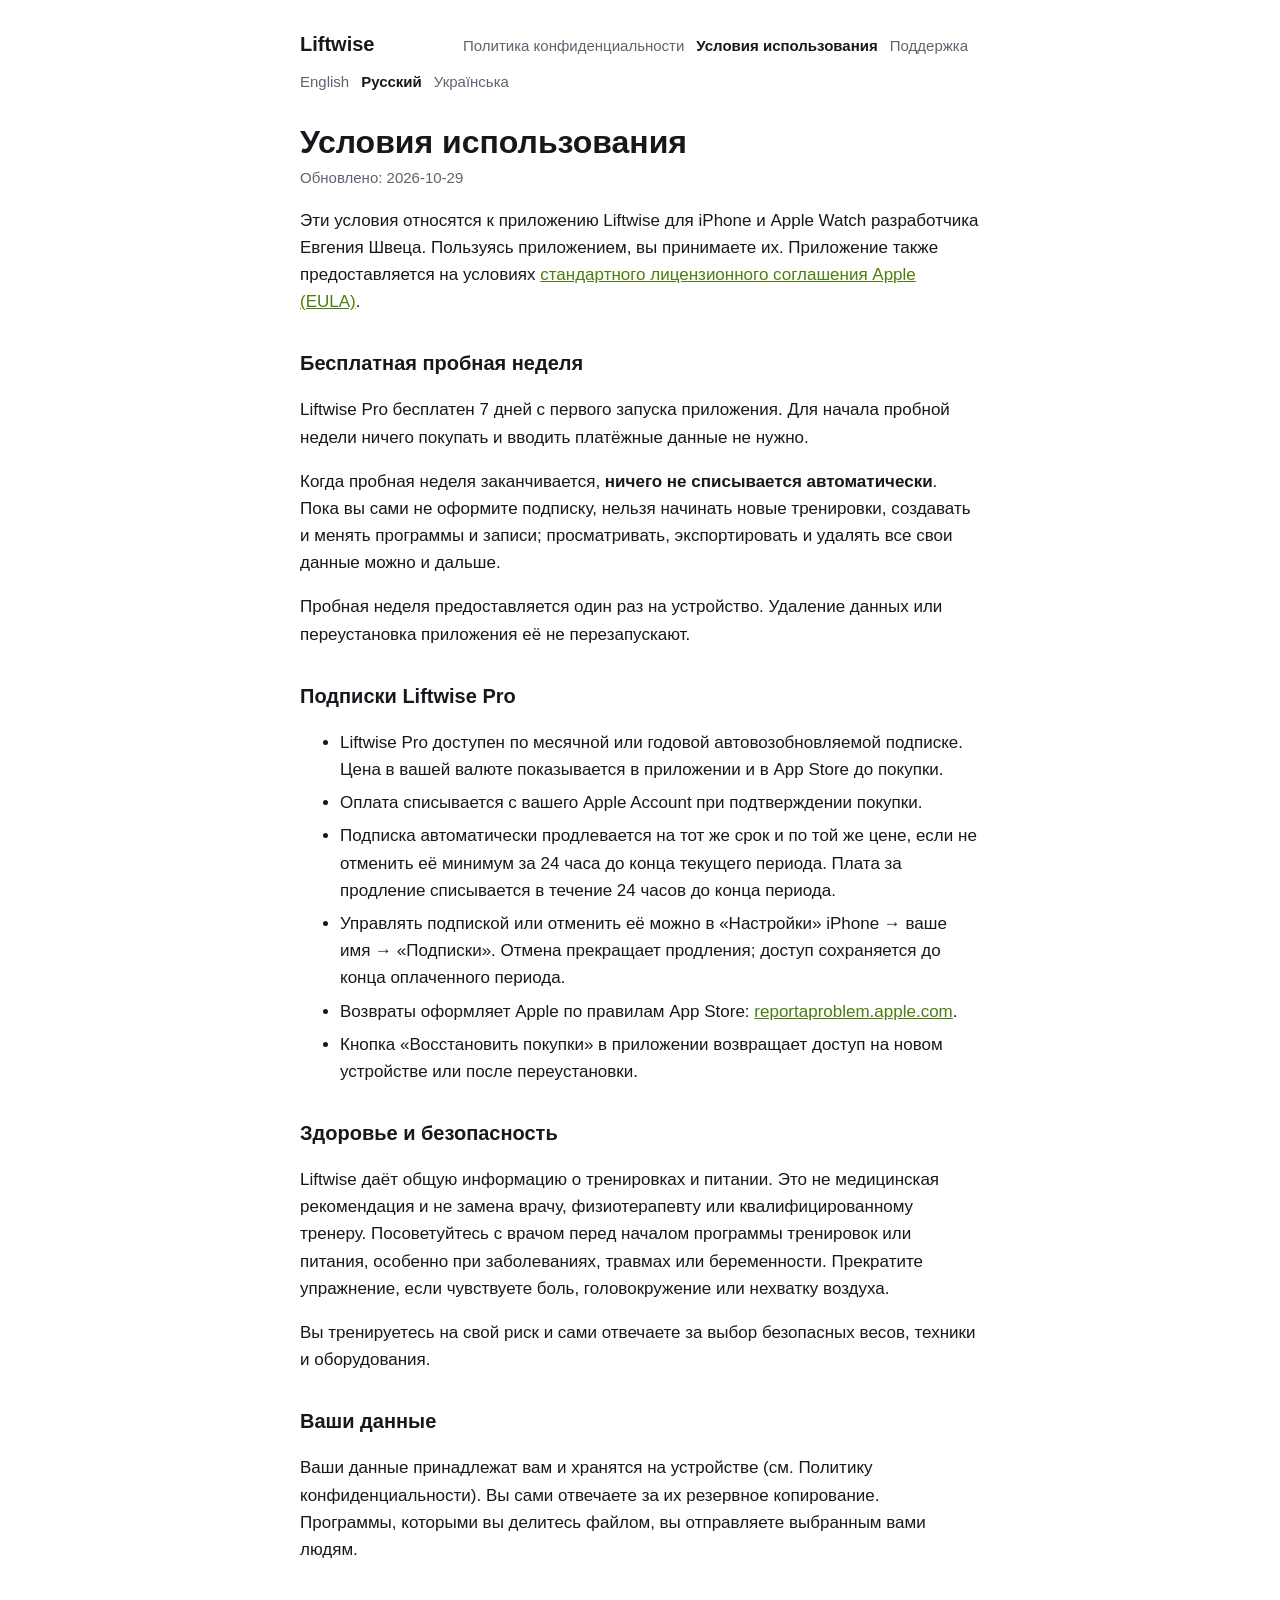
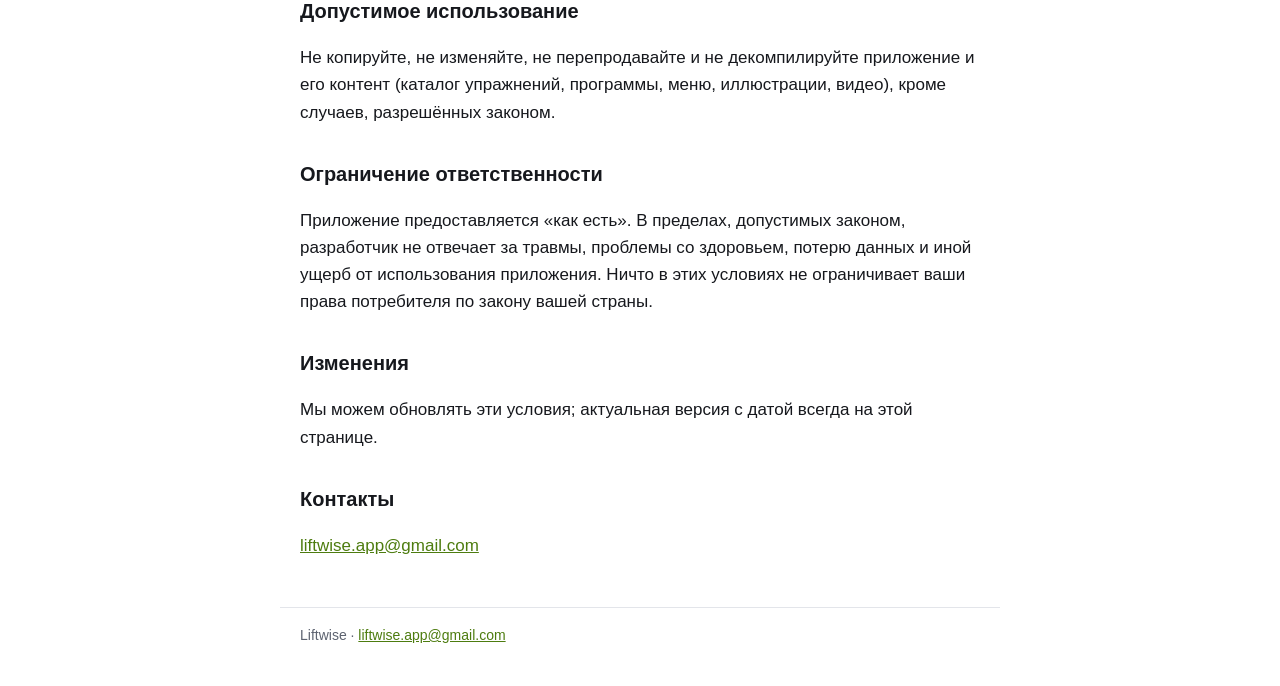
<file: ru/terms/index.html>
<!doctype html>
<html lang="ru">
<head>
<meta charset="utf-8">
<meta name="viewport" content="width=device-width, initial-scale=1">
<title>Условия использования — Liftwise</title>
<link rel="alternate" hreflang="en" href="https://evgeniyshvetss.github.io/liftwise/en/terms/"><link rel="alternate" hreflang="ru" href="https://evgeniyshvetss.github.io/liftwise/ru/terms/"><link rel="alternate" hreflang="uk" href="https://evgeniyshvetss.github.io/liftwise/uk/terms/">
<link rel="stylesheet" href="../../style.css">
</head>
<body>
<header><a class="brand" href="../">Liftwise</a><nav><a href="../privacy/">Политика конфиденциальности</a><a href="../terms/" aria-current=page>Условия использования</a><a href="../support/">Поддержка</a></nav><div class="langs"><a href="../../en/terms/" hreflang="en" lang="en">English</a><a href="../../ru/terms/" hreflang="ru" lang="ru" aria-current=true>Русский</a><a href="../../uk/terms/" hreflang="uk" lang="uk">Українська</a></div></header>
<main>
<h1>Условия использования</h1>
<p class="updated">Обновлено: 2026-10-29</p>
<p>Эти условия относятся к приложению Liftwise для iPhone и Apple Watch разработчика Евгения Швеца. Пользуясь приложением, вы принимаете их. Приложение также предоставляется на условиях <a href="https://www.apple.com/legal/internet-services/itunes/dev/stdeula/">стандартного лицензионного соглашения Apple (EULA)</a>.</p>
<h2>Бесплатная пробная неделя</h2>
<p>Liftwise Pro бесплатен 7 дней с первого запуска приложения. Для начала пробной недели ничего покупать и вводить платёжные данные не нужно.</p>
<p>Когда пробная неделя заканчивается, <strong>ничего не списывается автоматически</strong>. Пока вы сами не оформите подписку, нельзя начинать новые тренировки, создавать и менять программы и записи; просматривать, экспортировать и удалять все свои данные можно и дальше.</p>
<p>Пробная неделя предоставляется один раз на устройство. Удаление данных или переустановка приложения её не перезапускают.</p>
<h2>Подписки Liftwise Pro</h2>
<ul><li>Liftwise Pro доступен по месячной или годовой автовозобновляемой подписке. Цена в вашей валюте показывается в приложении и в App Store до покупки.</li><li>Оплата списывается с вашего Apple Account при подтверждении покупки.</li><li>Подписка автоматически продлевается на тот же срок и по той же цене, если не отменить её минимум за 24 часа до конца текущего периода. Плата за продление списывается в течение 24 часов до конца периода.</li><li>Управлять подпиской или отменить её можно в «Настройки» iPhone → ваше имя → «Подписки». Отмена прекращает продления; доступ сохраняется до конца оплаченного периода.</li><li>Возвраты оформляет Apple по правилам App Store: <a href="https://reportaproblem.apple.com">reportaproblem.apple.com</a>.</li><li>Кнопка «Восстановить покупки» в приложении возвращает доступ на новом устройстве или после переустановки.</li></ul>
<h2>Здоровье и безопасность</h2>
<p>Liftwise даёт общую информацию о тренировках и питании. Это не медицинская рекомендация и не замена врачу, физиотерапевту или квалифицированному тренеру. Посоветуйтесь с врачом перед началом программы тренировок или питания, особенно при заболеваниях, травмах или беременности. Прекратите упражнение, если чувствуете боль, головокружение или нехватку воздуха.</p>
<p>Вы тренируетесь на свой риск и сами отвечаете за выбор безопасных весов, техники и оборудования.</p>
<h2>Ваши данные</h2>
<p>Ваши данные принадлежат вам и хранятся на устройстве (см. Политику конфиденциальности). Вы сами отвечаете за их резервное копирование. Программы, которыми вы делитесь файлом, вы отправляете выбранным вами людям.</p>
<h2>Допустимое использование</h2>
<p>Не копируйте, не изменяйте, не перепродавайте и не декомпилируйте приложение и его контент (каталог упражнений, программы, меню, иллюстрации, видео), кроме случаев, разрешённых законом.</p>
<h2>Ограничение ответственности</h2>
<p>Приложение предоставляется «как есть». В пределах, допустимых законом, разработчик не отвечает за травмы, проблемы со здоровьем, потерю данных и иной ущерб от использования приложения. Ничто в этих условиях не ограничивает ваши права потребителя по закону вашей страны.</p>
<h2>Изменения</h2>
<p>Мы можем обновлять эти условия; актуальная версия с датой всегда на этой странице.</p>
<h2>Контакты</h2>
<p><a href="mailto:liftwise.app@gmail.com">liftwise.app@gmail.com</a></p>
</main>
<footer>Liftwise · <a href="mailto:liftwise.app@gmail.com">liftwise.app@gmail.com</a></footer>
</body>
</html>
</file>
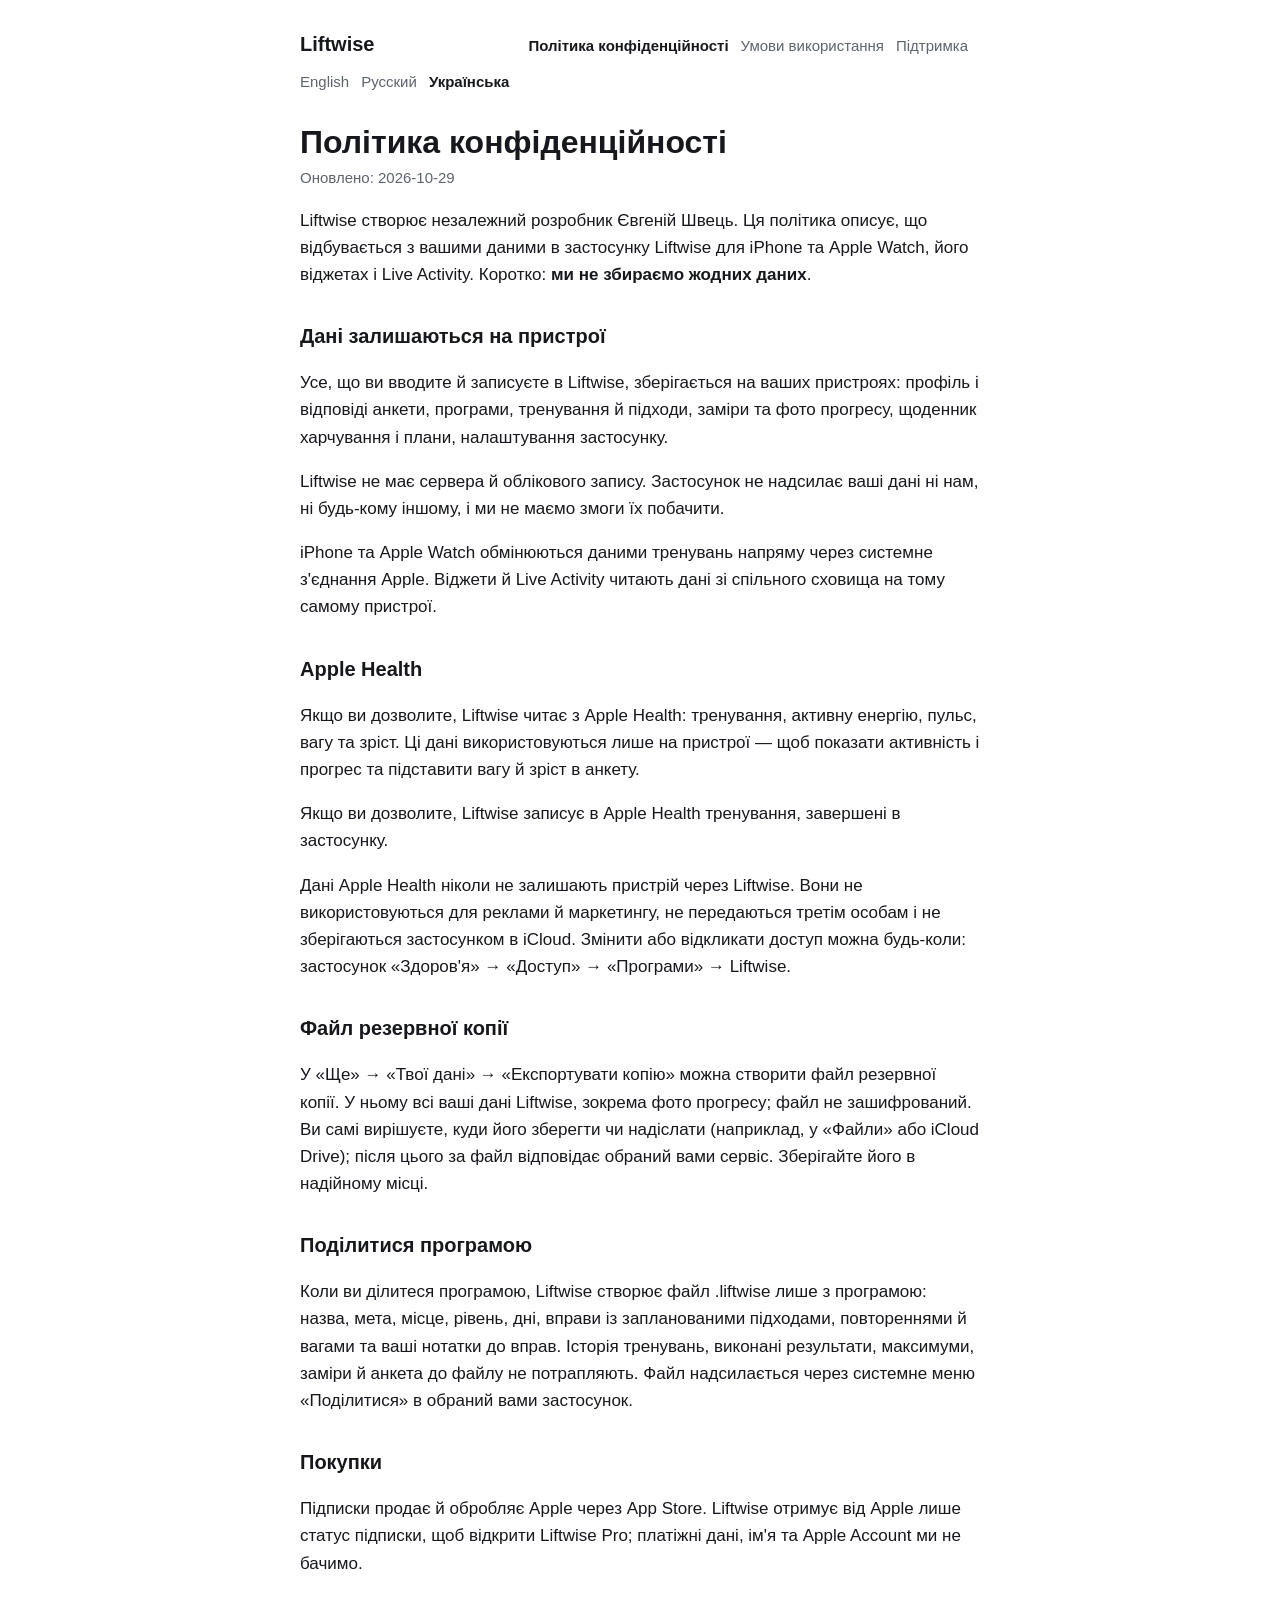
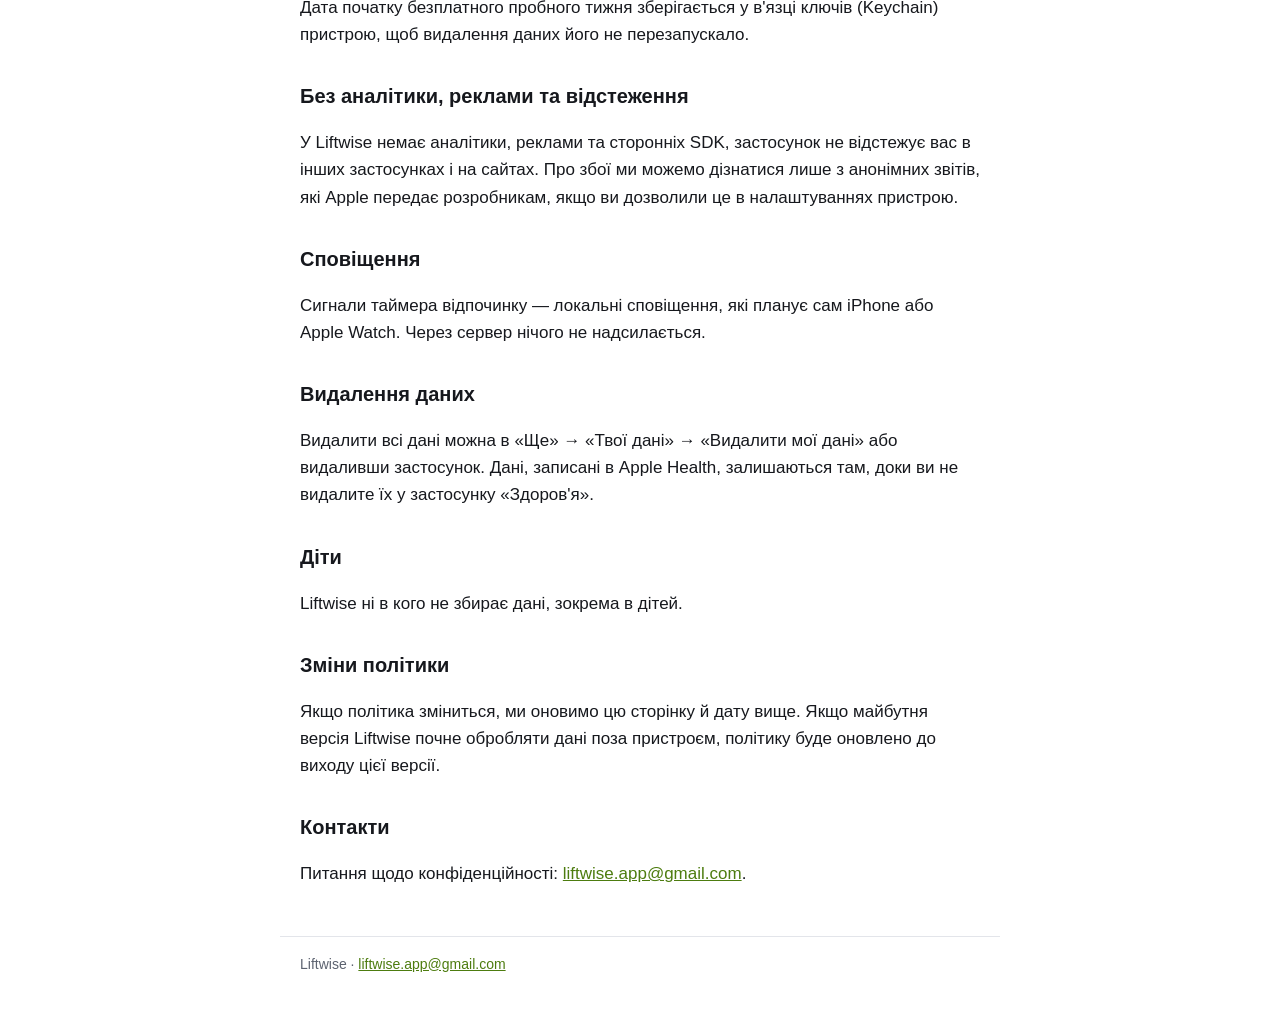
<file: uk/privacy/index.html>
<!doctype html>
<html lang="uk">
<head>
<meta charset="utf-8">
<meta name="viewport" content="width=device-width, initial-scale=1">
<title>Політика конфіденційності — Liftwise</title>
<link rel="alternate" hreflang="en" href="https://evgeniyshvetss.github.io/liftwise/en/privacy/"><link rel="alternate" hreflang="ru" href="https://evgeniyshvetss.github.io/liftwise/ru/privacy/"><link rel="alternate" hreflang="uk" href="https://evgeniyshvetss.github.io/liftwise/uk/privacy/">
<link rel="stylesheet" href="../../style.css">
</head>
<body>
<header><a class="brand" href="../">Liftwise</a><nav><a href="../privacy/" aria-current=page>Політика конфіденційності</a><a href="../terms/">Умови використання</a><a href="../support/">Підтримка</a></nav><div class="langs"><a href="../../en/privacy/" hreflang="en" lang="en">English</a><a href="../../ru/privacy/" hreflang="ru" lang="ru">Русский</a><a href="../../uk/privacy/" hreflang="uk" lang="uk" aria-current=true>Українська</a></div></header>
<main>
<h1>Політика конфіденційності</h1>
<p class="updated">Оновлено: 2026-10-29</p>
<p>Liftwise створює незалежний розробник Євгеній Швець. Ця політика описує, що відбувається з вашими даними в застосунку Liftwise для iPhone та Apple Watch, його віджетах і Live Activity. Коротко: <strong>ми не збираємо жодних даних</strong>.</p>
<h2>Дані залишаються на пристрої</h2>
<p>Усе, що ви вводите й записуєте в Liftwise, зберігається на ваших пристроях: профіль і відповіді анкети, програми, тренування й підходи, заміри та фото прогресу, щоденник харчування і плани, налаштування застосунку.</p>
<p>Liftwise не має сервера й облікового запису. Застосунок не надсилає ваші дані ні нам, ні будь-кому іншому, і ми не маємо змоги їх побачити.</p>
<p>iPhone та Apple Watch обмінюються даними тренувань напряму через системне з'єднання Apple. Віджети й Live Activity читають дані зі спільного сховища на тому самому пристрої.</p>
<h2>Apple Health</h2>
<p>Якщо ви дозволите, Liftwise читає з Apple Health: тренування, активну енергію, пульс, вагу та зріст. Ці дані використовуються лише на пристрої — щоб показати активність і прогрес та підставити вагу й зріст в анкету.</p>
<p>Якщо ви дозволите, Liftwise записує в Apple Health тренування, завершені в застосунку.</p>
<p>Дані Apple Health ніколи не залишають пристрій через Liftwise. Вони не використовуються для реклами й маркетингу, не передаються третім особам і не зберігаються застосунком в iCloud. Змінити або відкликати доступ можна будь-коли: застосунок «Здоров'я» → «Доступ» → «Програми» → Liftwise.</p>
<h2>Файл резервної копії</h2>
<p>У «Ще» → «Твої дані» → «Експортувати копію» можна створити файл резервної копії. У ньому всі ваші дані Liftwise, зокрема фото прогресу; файл не зашифрований. Ви самі вирішуєте, куди його зберегти чи надіслати (наприклад, у «Файли» або iCloud Drive); після цього за файл відповідає обраний вами сервіс. Зберігайте його в надійному місці.</p>
<h2>Поділитися програмою</h2>
<p>Коли ви ділитеся програмою, Liftwise створює файл .liftwise лише з програмою: назва, мета, місце, рівень, дні, вправи із запланованими підходами, повтореннями й вагами та ваші нотатки до вправ. Історія тренувань, виконані результати, максимуми, заміри й анкета до файлу не потрапляють. Файл надсилається через системне меню «Поділитися» в обраний вами застосунок.</p>
<h2>Покупки</h2>
<p>Підписки продає й обробляє Apple через App Store. Liftwise отримує від Apple лише статус підписки, щоб відкрити Liftwise Pro; платіжні дані, ім'я та Apple Account ми не бачимо.</p>
<p>Дата початку безплатного пробного тижня зберігається у в'язці ключів (Keychain) пристрою, щоб видалення даних його не перезапускало.</p>
<h2>Без аналітики, реклами та відстеження</h2>
<p>У Liftwise немає аналітики, реклами та сторонніх SDK, застосунок не відстежує вас в інших застосунках і на сайтах. Про збої ми можемо дізнатися лише з анонімних звітів, які Apple передає розробникам, якщо ви дозволили це в налаштуваннях пристрою.</p>
<h2>Сповіщення</h2>
<p>Сигнали таймера відпочинку — локальні сповіщення, які планує сам iPhone або Apple Watch. Через сервер нічого не надсилається.</p>
<h2>Видалення даних</h2>
<p>Видалити всі дані можна в «Ще» → «Твої дані» → «Видалити мої дані» або видаливши застосунок. Дані, записані в Apple Health, залишаються там, доки ви не видалите їх у застосунку «Здоров'я».</p>
<h2>Діти</h2>
<p>Liftwise ні в кого не збирає дані, зокрема в дітей.</p>
<h2>Зміни політики</h2>
<p>Якщо політика зміниться, ми оновимо цю сторінку й дату вище. Якщо майбутня версія Liftwise почне обробляти дані поза пристроєм, політику буде оновлено до виходу цієї версії.</p>
<h2>Контакти</h2>
<p>Питання щодо конфіденційності: <a href="mailto:liftwise.app@gmail.com">liftwise.app@gmail.com</a>.</p>
</main>
<footer>Liftwise · <a href="mailto:liftwise.app@gmail.com">liftwise.app@gmail.com</a></footer>
</body>
</html>
</file>
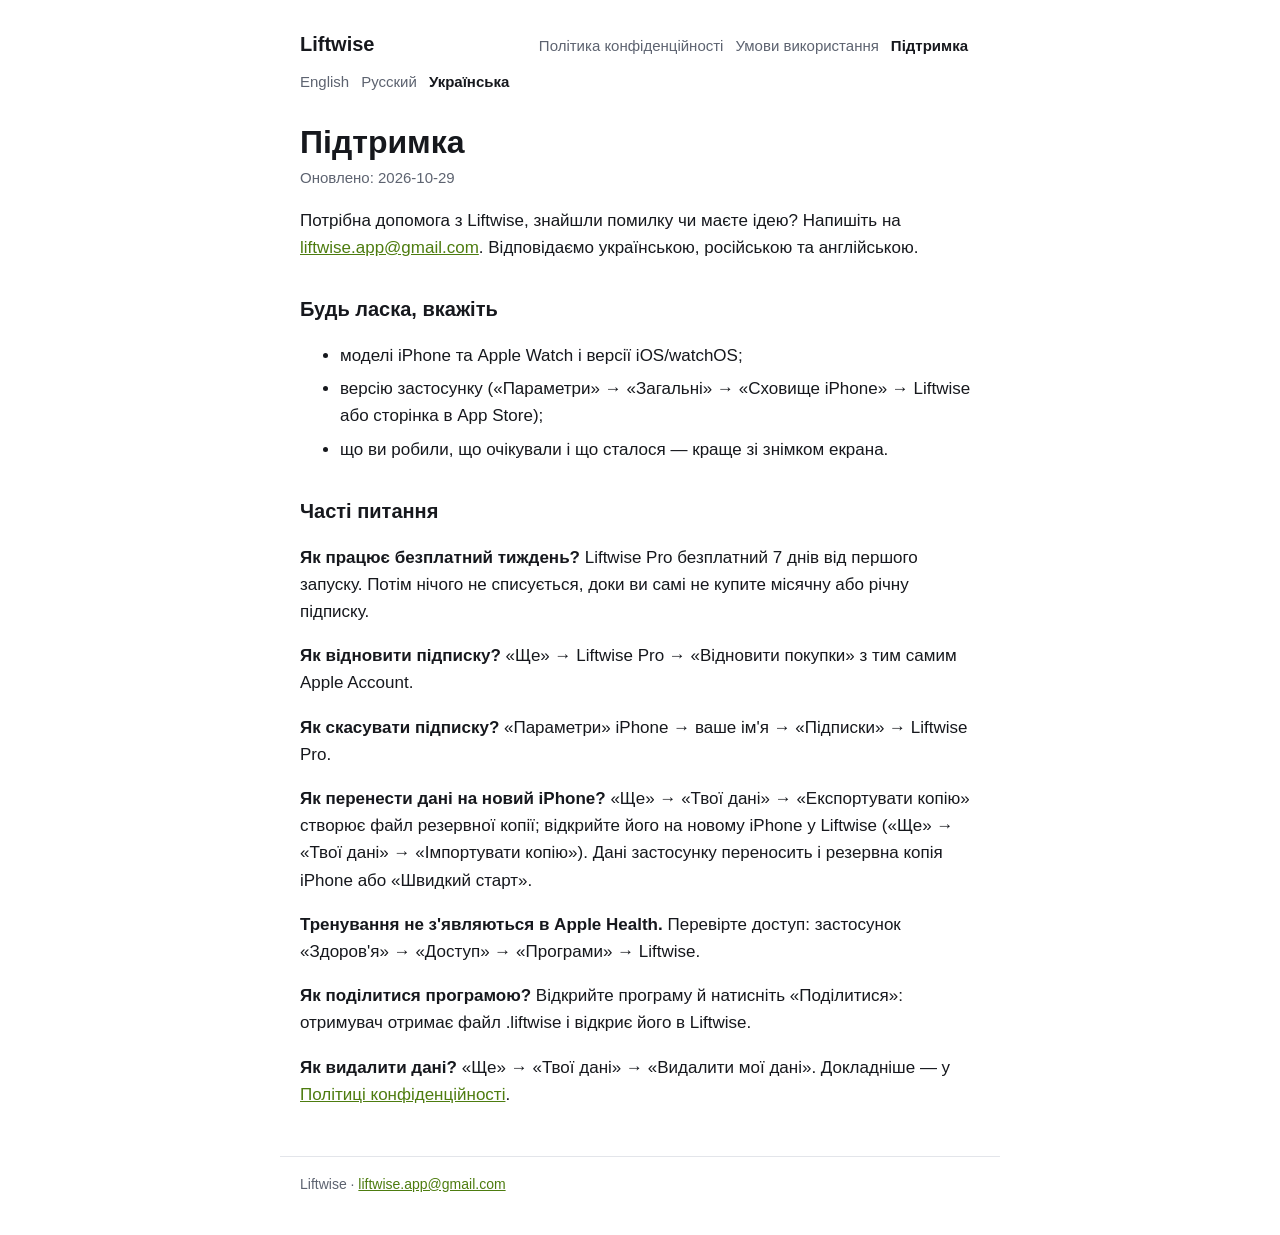
<file: uk/support/index.html>
<!doctype html>
<html lang="uk">
<head>
<meta charset="utf-8">
<meta name="viewport" content="width=device-width, initial-scale=1">
<title>Підтримка — Liftwise</title>
<link rel="alternate" hreflang="en" href="https://evgeniyshvetss.github.io/liftwise/en/support/"><link rel="alternate" hreflang="ru" href="https://evgeniyshvetss.github.io/liftwise/ru/support/"><link rel="alternate" hreflang="uk" href="https://evgeniyshvetss.github.io/liftwise/uk/support/">
<link rel="stylesheet" href="../../style.css">
</head>
<body>
<header><a class="brand" href="../">Liftwise</a><nav><a href="../privacy/">Політика конфіденційності</a><a href="../terms/">Умови використання</a><a href="../support/" aria-current=page>Підтримка</a></nav><div class="langs"><a href="../../en/support/" hreflang="en" lang="en">English</a><a href="../../ru/support/" hreflang="ru" lang="ru">Русский</a><a href="../../uk/support/" hreflang="uk" lang="uk" aria-current=true>Українська</a></div></header>
<main>
<h1>Підтримка</h1>
<p class="updated">Оновлено: 2026-10-29</p>
<p>Потрібна допомога з Liftwise, знайшли помилку чи маєте ідею? Напишіть на <a href="mailto:liftwise.app@gmail.com">liftwise.app@gmail.com</a>. Відповідаємо українською, російською та англійською.</p>
<h2>Будь ласка, вкажіть</h2>
<ul><li>моделі iPhone та Apple Watch і версії iOS/watchOS;</li><li>версію застосунку («Параметри» → «Загальні» → «Сховище iPhone» → Liftwise або сторінка в App Store);</li><li>що ви робили, що очікували і що сталося — краще зі знімком екрана.</li></ul>
<h2>Часті питання</h2>
<p><strong>Як працює безплатний тиждень?</strong> Liftwise Pro безплатний 7 днів від першого запуску. Потім нічого не списується, доки ви самі не купите місячну або річну підписку.</p>
<p><strong>Як відновити підписку?</strong> «Ще» → Liftwise Pro → «Відновити покупки» з тим самим Apple Account.</p>
<p><strong>Як скасувати підписку?</strong> «Параметри» iPhone → ваше ім'я → «Підписки» → Liftwise Pro.</p>
<p><strong>Як перенести дані на новий iPhone?</strong> «Ще» → «Твої дані» → «Експортувати копію» створює файл резервної копії; відкрийте його на новому iPhone у Liftwise («Ще» → «Твої дані» → «Імпортувати копію»). Дані застосунку переносить і резервна копія iPhone або «Швидкий старт».</p>
<p><strong>Тренування не з'являються в Apple Health.</strong> Перевірте доступ: застосунок «Здоров'я» → «Доступ» → «Програми» → Liftwise.</p>
<p><strong>Як поділитися програмою?</strong> Відкрийте програму й натисніть «Поділитися»: отримувач отримає файл .liftwise і відкриє його в Liftwise.</p>
<p><strong>Як видалити дані?</strong> «Ще» → «Твої дані» → «Видалити мої дані». Докладніше — у <a href="../privacy/">Політиці конфіденційності</a>.</p>
</main>
<footer>Liftwise · <a href="mailto:liftwise.app@gmail.com">liftwise.app@gmail.com</a></footer>
</body>
</html>
</file>
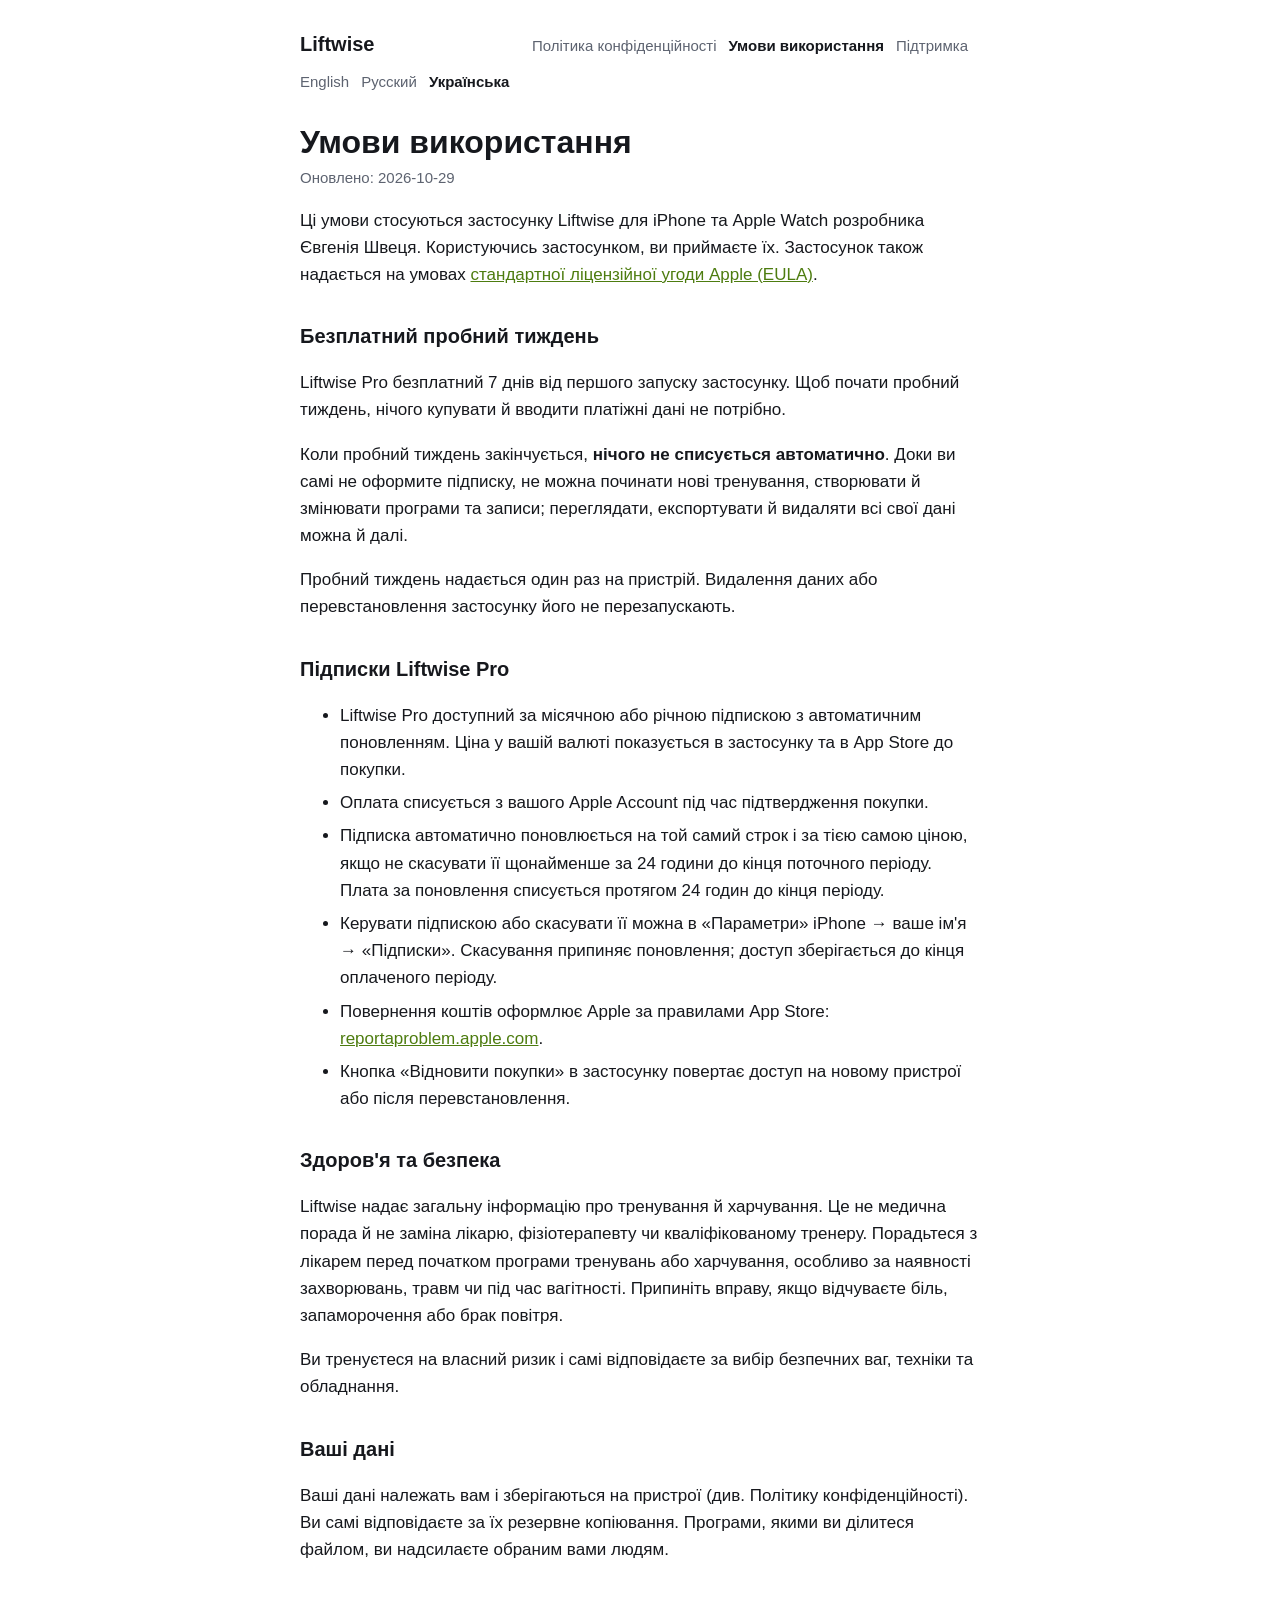
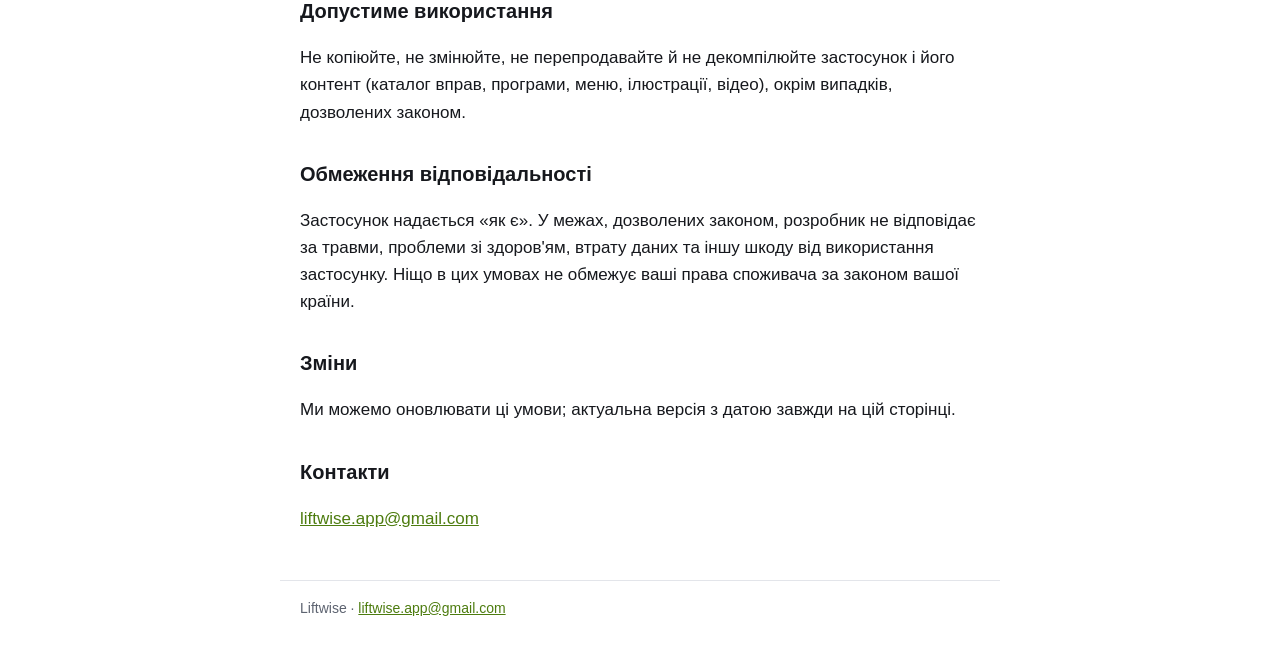
<file: uk/terms/index.html>
<!doctype html>
<html lang="uk">
<head>
<meta charset="utf-8">
<meta name="viewport" content="width=device-width, initial-scale=1">
<title>Умови використання — Liftwise</title>
<link rel="alternate" hreflang="en" href="https://evgeniyshvetss.github.io/liftwise/en/terms/"><link rel="alternate" hreflang="ru" href="https://evgeniyshvetss.github.io/liftwise/ru/terms/"><link rel="alternate" hreflang="uk" href="https://evgeniyshvetss.github.io/liftwise/uk/terms/">
<link rel="stylesheet" href="../../style.css">
</head>
<body>
<header><a class="brand" href="../">Liftwise</a><nav><a href="../privacy/">Політика конфіденційності</a><a href="../terms/" aria-current=page>Умови використання</a><a href="../support/">Підтримка</a></nav><div class="langs"><a href="../../en/terms/" hreflang="en" lang="en">English</a><a href="../../ru/terms/" hreflang="ru" lang="ru">Русский</a><a href="../../uk/terms/" hreflang="uk" lang="uk" aria-current=true>Українська</a></div></header>
<main>
<h1>Умови використання</h1>
<p class="updated">Оновлено: 2026-10-29</p>
<p>Ці умови стосуються застосунку Liftwise для iPhone та Apple Watch розробника Євгенія Швеця. Користуючись застосунком, ви приймаєте їх. Застосунок також надається на умовах <a href="https://www.apple.com/legal/internet-services/itunes/dev/stdeula/">стандартної ліцензійної угоди Apple (EULA)</a>.</p>
<h2>Безплатний пробний тиждень</h2>
<p>Liftwise Pro безплатний 7 днів від першого запуску застосунку. Щоб почати пробний тиждень, нічого купувати й вводити платіжні дані не потрібно.</p>
<p>Коли пробний тиждень закінчується, <strong>нічого не списується автоматично</strong>. Доки ви самі не оформите підписку, не можна починати нові тренування, створювати й змінювати програми та записи; переглядати, експортувати й видаляти всі свої дані можна й далі.</p>
<p>Пробний тиждень надається один раз на пристрій. Видалення даних або перевстановлення застосунку його не перезапускають.</p>
<h2>Підписки Liftwise Pro</h2>
<ul><li>Liftwise Pro доступний за місячною або річною підпискою з автоматичним поновленням. Ціна у вашій валюті показується в застосунку та в App Store до покупки.</li><li>Оплата списується з вашого Apple Account під час підтвердження покупки.</li><li>Підписка автоматично поновлюється на той самий строк і за тією самою ціною, якщо не скасувати її щонайменше за 24 години до кінця поточного періоду. Плата за поновлення списується протягом 24 годин до кінця періоду.</li><li>Керувати підпискою або скасувати її можна в «Параметри» iPhone → ваше ім'я → «Підписки». Скасування припиняє поновлення; доступ зберігається до кінця оплаченого періоду.</li><li>Повернення коштів оформлює Apple за правилами App Store: <a href="https://reportaproblem.apple.com">reportaproblem.apple.com</a>.</li><li>Кнопка «Відновити покупки» в застосунку повертає доступ на новому пристрої або після перевстановлення.</li></ul>
<h2>Здоров&#x27;я та безпека</h2>
<p>Liftwise надає загальну інформацію про тренування й харчування. Це не медична порада й не заміна лікарю, фізіотерапевту чи кваліфікованому тренеру. Порадьтеся з лікарем перед початком програми тренувань або харчування, особливо за наявності захворювань, травм чи під час вагітності. Припиніть вправу, якщо відчуваєте біль, запаморочення або брак повітря.</p>
<p>Ви тренуєтеся на власний ризик і самі відповідаєте за вибір безпечних ваг, техніки та обладнання.</p>
<h2>Ваші дані</h2>
<p>Ваші дані належать вам і зберігаються на пристрої (див. Політику конфіденційності). Ви самі відповідаєте за їх резервне копіювання. Програми, якими ви ділитеся файлом, ви надсилаєте обраним вами людям.</p>
<h2>Допустиме використання</h2>
<p>Не копіюйте, не змінюйте, не перепродавайте й не декомпілюйте застосунок і його контент (каталог вправ, програми, меню, ілюстрації, відео), окрім випадків, дозволених законом.</p>
<h2>Обмеження відповідальності</h2>
<p>Застосунок надається «як є». У межах, дозволених законом, розробник не відповідає за травми, проблеми зі здоров'ям, втрату даних та іншу шкоду від використання застосунку. Ніщо в цих умовах не обмежує ваші права споживача за законом вашої країни.</p>
<h2>Зміни</h2>
<p>Ми можемо оновлювати ці умови; актуальна версія з датою завжди на цій сторінці.</p>
<h2>Контакти</h2>
<p><a href="mailto:liftwise.app@gmail.com">liftwise.app@gmail.com</a></p>
</main>
<footer>Liftwise · <a href="mailto:liftwise.app@gmail.com">liftwise.app@gmail.com</a></footer>
</body>
</html>
</file>
<file: style.css>
:root{color-scheme:light dark;--bg:#fff;--text:#16181d;--muted:#5d6370;--line:#e3e5ea;--accent:#4d7c0f}
@media (prefers-color-scheme:dark){:root{--bg:#0e0f12;--text:#eef0f3;--muted:#a3a9b5;--line:#262a31;--accent:#c6f432}}
*{box-sizing:border-box}
body{margin:0;background:var(--bg);color:var(--text);font:17px/1.6 -apple-system,BlinkMacSystemFont,"Segoe UI",Roboto,sans-serif}
main,header,footer{max-width:720px;margin:0 auto;padding:0 20px}
header{padding-top:28px;display:flex;flex-wrap:wrap;gap:8px 16px;align-items:baseline;justify-content:space-between}
.brand{font-weight:700;font-size:20px;color:var(--text);text-decoration:none}
nav a,.langs a{color:var(--muted);text-decoration:none;margin-right:12px;font-size:15px}
nav a[aria-current],.langs a[aria-current]{color:var(--text);font-weight:600}
h1{font-size:32px;line-height:1.2;margin:28px 0 4px}
h2{font-size:20px;margin:32px 0 8px}
.updated{color:var(--muted);font-size:15px;margin:0 0 16px}
a{color:var(--accent)}
li{margin:6px 0}
footer{color:var(--muted);font-size:14px;border-top:1px solid var(--line);margin-top:48px;padding-top:16px;padding-bottom:40px}
.pages{list-style:none;padding:0}.pages li{margin:12px 0;font-size:19px}
</file>
